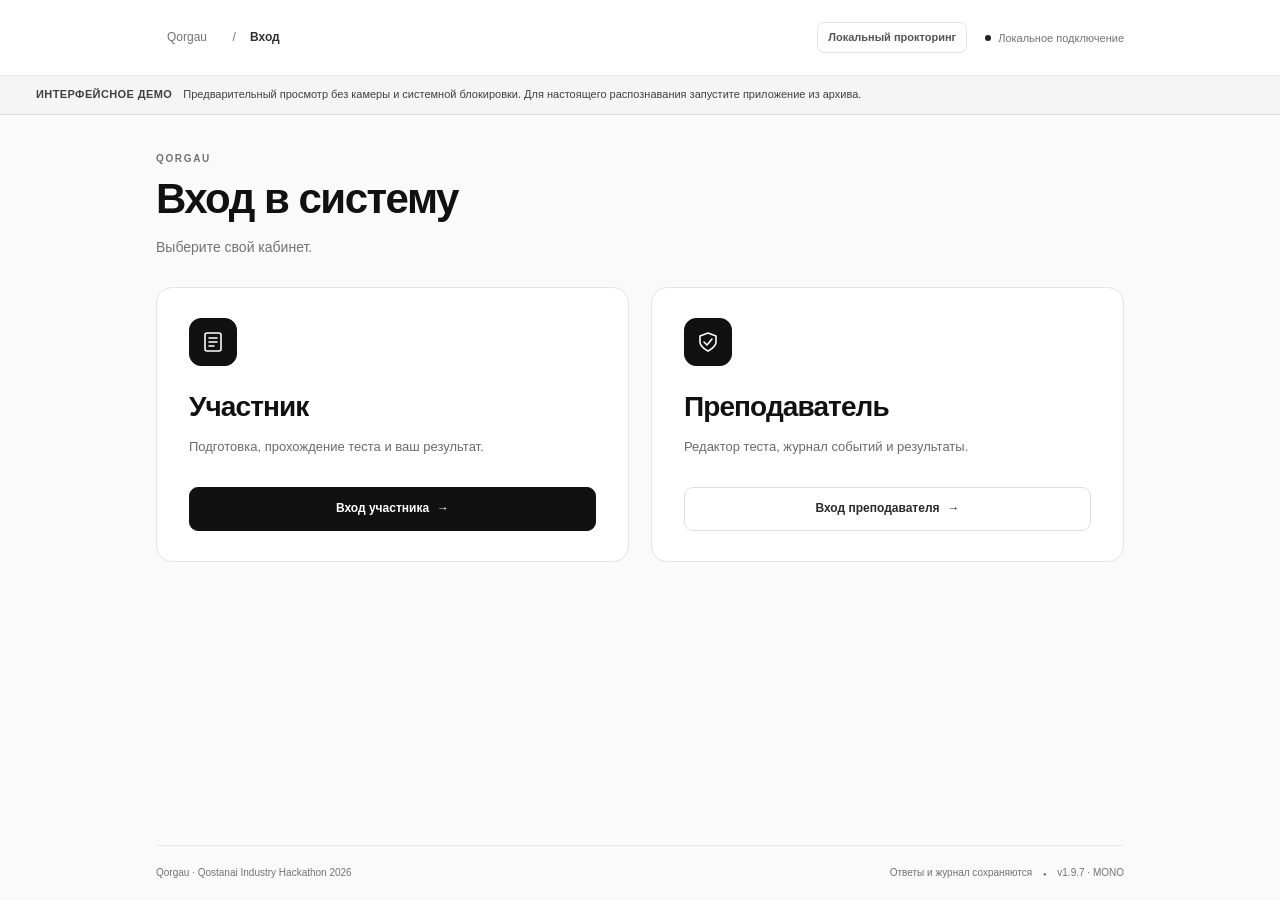
<file: Qorgau-Preview.html>
<!doctype html>
<html lang="ru">
<head>
  <meta charset="utf-8">
  <meta name="viewport" content="width=device-width, initial-scale=1">
  <meta name="qorgau-token" content="preview">
  <meta name="theme-color" content="#ffffff">
  <title>Qorgau — локальный прокторинг</title>
  <style>/* Qorgau · strictly monochrome UI, including alerts and status states. */
:root {
  --bg: #fafafa;
  color-scheme: light;
  accent-color: #111;
  --paper: #fff;
  --ink: #111;
  --muted: #737373;
  --line: #e8e8e8;
  --green: #171717;
  --dark: #111;
  --lime: #fff;
  --soft: #f5f5f5;
  --red: #404040;
  --amber: #404040;
  --radius: 16px;
  --side: 248px;
  font-family: Inter, "Segoe UI", Arial, sans-serif;
  color: var(--ink);
  font-size: 14px;
  font-synthesis: none;
  -webkit-font-smoothing: antialiased;
}
* { box-sizing: border-box; }
::selection { background: #171717; color: #fff; }
[hidden] { display: none !important; }
html { min-width: 0; scroll-padding-top: 16px; }
body { margin: 0; min-width: 0; background: var(--bg); overflow-wrap: anywhere; }
button, input, select, textarea { font: inherit; }
button, a, input, select, textarea { -webkit-tap-highlight-color: transparent; }
button { cursor: pointer; border: 0; }
a { color: inherit; text-decoration: none; }
button:disabled { opacity: .42; cursor: not-allowed; }
button:focus-visible, a:focus-visible, input:focus-visible,
select:focus-visible, textarea:focus-visible { outline: 2px solid #111; outline-offset: 4px; }
input, select, textarea { width: 100%; min-width: 0; padding: 12px 14px; border: 1px solid #d9d9d9; border-radius: 9px; background: #fff; color: var(--ink); }
input:hover, select:hover, textarea:hover { border-color: #aaa; }
input[type=checkbox] { width: 18px; height: 18px; accent-color: #111; flex-shrink: 0; }
textarea { min-height: 90px; resize: vertical; }
h1, h2, h3, p { margin: 0; }
h1 { font-size: 34px; letter-spacing: -1.25px; font-weight: 750; line-height: 1.15; }
h2 { font-size: 18px; letter-spacing: -.4px; font-weight: 650; }
h3 { font-size: 15px; font-weight: 650; }
svg { width: 20px; height: 20px; flex-shrink: 0; }

/* Persistent navigation */
.sidebar { position: fixed; inset: 0 auto 0 0; width: var(--side); height: 100vh; height: 100dvh; background: #fff; border-right: 1px solid var(--line); padding: 25px 18px 18px; display: flex; flex-direction: column; z-index: 10; overflow-y: auto; overscroll-behavior: contain; }
.brand { display: flex; align-items: center; gap: 10px; font-size: 29px; letter-spacing: -1.5px; font-weight: 750; padding: 0 9px; min-height: 40px; }
.brand-mark { width: 35px; height: 35px; display: grid; place-items: center; border-radius: 10px; background: #111; color: #fff; font-size: 28px; line-height: 1; padding-bottom: 5px; font-family: Georgia, serif; }
.brand-copy { display: flex; flex-direction: column; gap: 4px; }
.brand-caption { font-family: "Segoe UI", Arial, sans-serif; font-size: 8px; letter-spacing: 1.1px; font-weight: 600; color: #737373; }
.brand-dot { color: #111; }
.workspace { margin: 32px 0 30px; display: flex; align-items: center; gap: 10px; padding: 12px 10px; border: 1px solid var(--line); border-radius: 10px; }
.workspace-icon { width: 34px; height: 34px; background: #f2f2f2; border-radius: 8px; display: grid; place-items: center; font-size: 11px; font-weight: 700; flex-shrink: 0; }
.workspace strong { font-size: 12px; font-weight: 650; }
.workspace small { display: block; margin-top: 4px; font-size: 10px; color: var(--muted); }
.chev { margin-left: auto; color: #737373; }
.nav-label { font-size: 10px; letter-spacing: 1.1px; font-weight: 600; color: #737373; padding: 0 12px; margin-bottom: 14px; }
nav { display: flex; flex-direction: column; gap: 6px; }
.nav-item { display: flex; gap: 12px; align-items: center; position: relative; border: 1px solid transparent; border-radius: 9px; padding: 13px 12px; min-height: 46px; color: #606060; font-size: 13px; font-weight: 500; transition: background .15s, color .15s, border-color .15s; }
.nav-item svg { width: 20px; height: 20px; stroke-width: 1.7; }
.nav-item:hover { background: #f7f7f7; color: #111; }
.nav-item.active { background: #fff; border-color: #efefef; color: #111; box-shadow: 0 2px 3px #00000002; }
.nav-item.active::before { content: ""; position: absolute; left: -1px; top: 10px; bottom: 10px; width: 3px; border-radius: 0 3px 3px 0; background: #111; }
.nav-item .count { margin-left: auto; font-size: 10px; line-height: 1; background: #f0f0f0; padding: 5px 6px; border-radius: 5px; }
.side-bottom { margin-top: auto; padding-top: 24px; }
.local-card { border: 1px solid var(--line); border-radius: 12px; padding: 16px 14px; background: #fff; }
.local-card .dot { margin-right: 6px; }
.local-card strong { font-size: 11px; font-weight: 600; }
.local-card p { font-size: 11px; line-height: 1.65; color: #737373; margin: 8px 0 11px; }
.tiny-pill { font-size: 9px; letter-spacing: 1.3px; font-weight: 650; color: #535353; }
.teacher { display: flex; align-items: center; gap: 10px; text-align: left; width: 100%; background: none; padding: 21px 4px 2px; color: var(--ink); }
.teacher strong { font-size: 12px; font-weight: 650; }
.teacher small { display: block; margin-top: 4px; font-size: 11px; color: var(--muted); }
.teacher > span:last-child { margin-left: auto; }
.avatar { width: 36px; height: 36px; border-radius: 50%; display: grid; place-items: center; background: #f1f1f1; color: #222; font-weight: 650; font-size: 12px; flex-shrink: 0; }
.avatar.small { width: 32px; height: 32px; font-size: 11px; }
.app-shell { margin-left: var(--side); min-width: 0; min-height: 100vh; min-height: 100dvh; display: flex; flex-direction: column; }
.topbar { min-height: 76px; display: flex; align-items: center; justify-content: space-between; flex-wrap: wrap; gap: 10px 20px; padding: 12px 36px; border-bottom: 1px solid var(--line); background: #fff; }
.breadcrumbs { min-width: 0; font-size: 12px; line-height: 1.6; color: #737373; }
.breadcrumbs span { margin: 0 11px; color: #737373; }
.breadcrumbs b { font-weight: 550; color: #303030; }
.top-actions { display: flex; flex-wrap: wrap; gap: 10px 18px; align-items: center; min-width: 0; }
.window-controls { display: flex; align-items: center; gap: 6px; flex-shrink: 0; }
.window-controls .icon-btn { width: 34px; height: 34px; border-radius: 7px; font-size: 18px; }
.connection { font-size: 11px; color: #737373; display: flex; align-items: center; gap: 7px; white-space: nowrap; }
.dot { width: 6px; height: 6px; display: inline-block; border-radius: 50%; background: #222; flex-shrink: 0; }
.icon-btn { display: grid; place-items: center; width: 31px; height: 31px; border: 1px solid #e0e0e0; border-radius: 50%; background: #fff; color: #525252; font-size: 13px; }
.icon-btn:hover { border-color: #999; color: #111; }
.teacher-mobile { display: none; align-items: center; gap: 7px; border: 1px solid #dfdfdf; border-radius: 8px; background: #fff; color: #222; padding: 8px 10px; font-size: 11px; }
.teacher-mobile.icon-btn { padding: 0; width: 36px; height: 36px; }
.teacher-mobile svg { width: 16px; height: 16px; }
.mode-banner { padding: 10px 36px; background: #f5f5f5; border-bottom: 1px solid #dcdcdc; color: #404040; font-size: 11px; line-height: 1.6; }
.mode-banner strong { letter-spacing: .4px; margin-right: 8px; }
main { padding: 32px 36px 22px; max-width: 1640px; width: 100%; margin: 0 auto; flex: 1; min-width: 0; }
.page-heading { display: flex; justify-content: space-between; align-items: center; flex-wrap: wrap; gap: 16px 22px; margin-bottom: 26px; }
.page-heading > div { min-width: 0; }
.eyebrow { font-size: 10px; letter-spacing: 1.65px; color: #737373; font-weight: 600; margin-bottom: 11px; }
.subtitle { color: #737373; font-size: 13px; line-height: 1.65; margin-top: 12px; }
.overview-heading { position: relative; padding: 12px 0 25px; margin-bottom: 25px; border-bottom: 1px solid var(--line); align-items: flex-end; }
.overview-heading h1 { font-size: clamp(34px, 3.25vw, 51px); font-weight: 800; line-height: 1.06; letter-spacing: -1.8px; }
.overview-heading h1 span { display: block; }
.overview-heading .subtitle { max-width: 600px; margin-top: 18px; font-size: 14px; }
.overview-heading .header-actions { flex-shrink: 0; padding-bottom: 3px; }
.hero-aside { display: flex; flex-direction: column; align-items: flex-end; gap: 18px; padding-bottom: 3px; flex-shrink: 0; }
.hero-aside svg { width: 16px; height: 16px; }
.heading-index { display: inline-block; margin-right: 9px; font-size: 10px; letter-spacing: 1.4px; color: #737373; font-weight: 600; }
.header-actions { display: flex; align-items: center; flex-wrap: wrap; gap: 10px; max-width: 100%; }
.button-row { display: flex; align-items: center; gap: 10px; flex-wrap: wrap; }
.btn { display: inline-flex; align-items: center; justify-content: center; gap: 8px; border: 1px solid transparent; border-radius: 9px; padding: 12px 16px; font-size: 12px; line-height: 1.4; font-weight: 600; min-height: 42px; max-width: 100%; text-align: center; transition: background .15s, border-color .15s, box-shadow .15s; }
.btn:hover:not(:disabled) { box-shadow: 0 3px 9px #0000000a; }
.btn svg { width: 16px; height: 16px; }
.btn.primary, .btn.lime { background: #111; color: #fff; border-color: #111; }
.btn.primary:hover:not(:disabled), .btn.lime:hover:not(:disabled) { background: #333; border-color: #333; }
.btn.secondary { background: #fff; border-color: #dedede; color: #292929; }
.btn.secondary:hover:not(:disabled) { border-color: #aaa; background: #fafafa; }
.btn.ghost { background: #f3f3f3; color: #4e4e4e; }
.btn.danger { background: #f5f5f5; color: #404040; border-color: #dcdcdc; }
.btn.wide { width: 100%; }
.btn.small { padding: 7px 10px; min-height: 31px; font-size: 11px; }
.status-tag { display: inline-flex; align-items: center; gap: 6px; max-width: 100%; padding: 6px 9px; border: 1px solid #e7e7e7; border-radius: 6px; font-size: 10px; line-height: 1.35; background: #f8f8f8; color: #606060; }
.status-tag.warm { background: #f5f5f5; border-color: #dcdcdc; color: #404040; }
.status-tag.red { background: #f5f5f5; border-color: #dcdcdc; color: #404040; }

/* Overview: numerical summary, camera and exam */
.stats-grid { display: grid; grid-template-columns: repeat(4, minmax(0, 1fr)); gap: 14px; margin-bottom: 23px; }
.stat-card { background: #fff; border: 1px solid var(--line); border-radius: 12px; padding: 19px 20px; min-width: 0; }
.stat-top { display: flex; align-items: center; justify-content: space-between; gap: 7px; font-size: 12px; color: #6e6e6e; }
.stat-icon { width: 30px; height: 30px; border: 1px solid #efefef; border-radius: 8px; background: #fff; display: grid; place-items: center; color: #555; flex-shrink: 0; }
.stat-icon svg { width: 16px; height: 16px; }
.stat-value { font-size: 32px; font-weight: 600; font-variant-numeric: tabular-nums; letter-spacing: -1.2px; line-height: 1.1; margin: 13px 0 10px; }
.stat-value-text { font-size: 23px; letter-spacing: -.65px; line-height: 1.28; }
.stat-total { font-size: 14px; color: #737373; font-weight: 400; letter-spacing: 0; }
.stat-sub { font-size: 11px; color: #737373; line-height: 1.45; }
.stat-sub span { color: #494949; }
.main-grid { display: grid; grid-template-columns: minmax(0, 1.5fr) minmax(280px, 1fr); gap: 20px; align-items: start; margin-bottom: 22px; }
.session-column { display: grid; gap: 20px; align-content: start; min-width: 0; }
.recent-panel { grid-column: 1 / -1; }
.panel { background: #fff; border: 1px solid var(--line); border-radius: var(--radius); overflow: hidden; min-width: 0; }
.panel-head { display: flex; align-items: center; justify-content: space-between; flex-wrap: wrap; padding: 20px 22px; gap: 12px; }
.panel-head h2 { font-size: 15px; }
.panel-head .muted { font-size: 11px; }
.panel-head > svg { color: #666; width: 18px; height: 18px; }
.muted { color: #737373; }
.camera-wrap { margin: 0 20px; position: relative; overflow: hidden; border-radius: 10px; aspect-ratio: 16 / 9; max-height: 380px; background: #f2f2f2; border: 1px solid #eee; }
.camera-wrap .camera-img { width: 100%; height: 100%; object-fit: contain; display: block; background: #141414; }
.camera-wrap .camera-img.hidden { display: none; }
.camera-placeholder { height: 100%; position: relative; background: #f3f3f3; display: grid; place-items: center; }
.camera-placeholder svg.scene { width: 100%; height: 100%; position: absolute; inset: 0; }
.camera-corner { position: absolute; z-index: 2; bottom: 43px; left: 13px; font-size: 9px; color: #fff; background: #111111a6; border: 1px solid #ffffff30; padding: 6px 9px; border-radius: 6px; letter-spacing: .5px; }
.camera-corner .dot { background: #fff; margin-right: 5px; }
.camera-overlay { position: absolute; right: 13px; top: 13px; color: #fff; z-index: 2; font-size: 10px; background: #11111199; border-radius: 5px; padding: 6px 8px; max-width: calc(100% - 28px); }
.camera-bottom-label { position: absolute; bottom: 12px; left: 14px; font-size: 10px; color: #fff; z-index: 3; background: #111111a6; padding: 6px 9px; border-radius: 5px; }
.camera-controls { display: flex; align-items: center; justify-content: space-between; padding: 17px 20px; gap: 10px; flex-wrap: wrap; }
.camera-hint { font-size: 11px; color: #737373; line-height: 1.6; }
.camera-hint b { color: #333; font-weight: 550; }
.camera-error { padding: 0 20px 16px; font-size: 12px; line-height: 1.6; color: #404040; }
.camera-off { display: flex; align-items: center; justify-content: center; flex-direction: column; gap: 11px; padding: 32px 18px; color: #737373; text-align: center; }
.camera-off svg { width: 36px; height: 36px; stroke-width: 1.25; color: #737373; }
.camera-off strong { font-size: 15px; color: #494949; font-weight: 550; }
.camera-off span { font-size: 12px; line-height: 1.6; max-width: 290px; }
.session-card { background: #171717; border-color: #171717; color: #fff; position: relative; }
.session-card .panel-head { padding-bottom: 11px; }
.session-card .status-tag { background: #ffffff0b; border-color: #ffffff26; color: #d0d0d0; }
.session-card .btn.lime { background: #fff; border-color: #fff; color: #171717; }
.session-card .btn.lime:hover:not(:disabled) { background: #ededed; border-color: #ededed; }
.session-body { padding: 12px 24px 24px; }
.session-kicker { font-size: 10px; color: #bdbdbd; letter-spacing: 1.4px; font-weight: 550; }
.session-name { font-size: 27px; font-weight: 650; line-height: 1.23; margin: 14px 0 11px; letter-spacing: -.8px; max-width: 330px; overflow-wrap: anywhere; }
.session-desc { font-size: 12px; color: #bdbdbd; line-height: 1.7; max-width: 350px; }
.session-divider { height: 1px; background: #ffffff26; margin: 23px 0 15px; }
.detail-row { display: flex; align-items: center; justify-content: space-between; font-size: 12px; padding: 8px 0; gap: 10px; }
.detail-row span:first-child { color: #bdbdbd; }
.detail-row b { font-size: 12px; font-weight: 550; text-align: right; }
.session-body .btn { margin-top: 20px; }
.arrow-long { margin-left: auto; font-size: 20px; font-weight: 400; }
.session-foot { font-size: 10px; line-height: 1.5; color: #bdbdbd; text-align: center; margin-top: 11px; }
.lower-grid { display: grid; grid-template-columns: minmax(0, 1.7fr) minmax(270px, 1fr); gap: 20px; margin-bottom: 22px; }
.checks { padding: 0 21px 18px; }
.check { display: flex; align-items: center; gap: 11px; padding: 13px 0; border-bottom: 1px solid #efefef; }
.check:last-child { border: 0; }
.check-circle { width: 28px; height: 28px; flex-shrink: 0; display: grid; place-items: center; border: 1px solid #e7e7e7; border-radius: 50%; background: #fafafa; color: #555; font-size: 12px; }
.check strong { display: block; font-size: 12px; font-weight: 550; }
.check small { display: block; color: #737373; font-size: 11px; line-height: 1.5; margin-top: 3px; }
.check-state { margin-left: auto; max-width: 42%; font-size: 10px; color: #737373; text-align: right; flex-shrink: 0; }
.overview-title-end { font-size: 11px; color: #737373; display: flex; align-items: center; gap: 8px; }
.overview-title-end svg { width: 16px; height: 16px; }

/* Journal, reports and feedback */
.events-table { width: 100%; border-collapse: collapse; table-layout: auto; }
.events-table th { font-size: 10px; text-transform: uppercase; letter-spacing: .8px; text-align: left; font-weight: 550; color: #737373; background: #fbfbfb; padding: 12px 20px; border-top: 1px solid #efefef; border-bottom: 1px solid #efefef; }
.events-table td { padding: 15px 20px; border-bottom: 1px solid #efefef; font-size: 12px; color: #737373; line-height: 1.6; }
.events-table tr:last-child td { border-bottom: 0; }
.event-title { display: flex; align-items: center; gap: 9px; color: #383838; font-weight: 550; }
.event-dot { width: 6px; height: 6px; border-radius: 50%; background: #404040; flex-shrink: 0; }
.event-dot.high { background: #404040; }
.event-dot.technical { background: #929292; }
.table-empty { text-align: center; padding: 34px 20px; color: #737373; line-height: 1.8; font-size: 12px; }
.table-empty svg { width: 30px; height: 30px; display: block; margin: 0 auto 13px; stroke-width: 1.2; color: #737373; }
.table-scroll { width: 100%; max-width: 100%; overflow: auto; }
.filters { display: flex; gap: 8px; flex-wrap: wrap; margin-bottom: 20px; }
.filter { border: 1px solid #e1e1e1; background: #fff; color: #737373; padding: 9px 14px; border-radius: 8px; font-size: 12px; }
.filter.active { color: #fff; background: #111; border-color: #111; }
.review-actions { display: flex; gap: 6px; flex-wrap: wrap; }
.review-badge { font-size: 10px; display: inline-block; padding: 4px 8px; border-radius: 5px; background: #f5f5f5; color: #404040; }
.review-badge.confirmed { background: #f5f5f5; color: #404040; }
.review-badge.dismissed { background: #f0f0f0; color: #737373; }
.report-grid { display: grid; grid-template-columns: repeat(3, minmax(0, 1fr)); gap: 18px; }
.report-card { padding: 24px; }
.report-card h3 { margin: 15px 0 7px; }
.report-card p { color: #737373; font-size: 12px; line-height: 1.7; }
.report-card .button-row { margin-top: 22px; }
.report-score { font-size: 32px; font-weight: 550; margin-top: 22px; letter-spacing: -1px; }
.report-score small { font-size: 13px; color: #737373; letter-spacing: 0; font-weight: 400; }
.report-detail-head { padding: 24px; border-bottom: 1px solid var(--line); display: flex; justify-content: space-between; gap: 18px; flex-wrap: wrap; }
.report-detail-head p { color: #737373; font-size: 12px; line-height: 1.7; margin-top: 7px; }
.empty-state { padding: 60px 24px; text-align: center; }
.empty-icon { width: 58px; height: 58px; border: 1px solid var(--line); border-radius: 16px; background: #fafafa; display: grid; place-items: center; margin: 0 auto 19px; color: #737373; }
.empty-icon svg { width: 26px; height: 26px; }
.empty-state h2 { margin-bottom: 10px; }
.empty-state p { color: #737373; max-width: 440px; margin: 0 auto; line-height: 1.8; font-size: 13px; }
.empty-state .btn { margin-top: 22px; }
.demo-toolbar { margin-top: 20px; padding: 17px 20px; background: #f7f7f7; border: 1px dashed #d9d9d9; border-radius: 12px; display: flex; align-items: center; gap: 10px; flex-wrap: wrap; }
.demo-toolbar strong { font-size: 11px; color: #737373; margin-right: auto; }
.demo-toolbar .btn { background: #fff; border: 1px solid #dedede; font-size: 10px; color: #737373; padding: 8px 10px; min-height: 32px; }
.help-note { display: flex; gap: 12px; align-items: flex-start; padding: 17px 20px; background: #f3f3f3; border-radius: 10px; font-size: 12px; color: #737373; line-height: 1.8; margin-top: 19px; }
.help-note svg { width: 17px; height: 17px; flex-shrink: 0; margin-top: 2px; }
.footer { display: flex; justify-content: space-between; gap: 15px; margin: 14px 36px 0; padding: 19px 0; border-top: 1px solid var(--line); font-size: 10px; color: #737373; line-height: 1.6; }
.footer-dot { font-size: 6px; margin: 0 8px; color: #737373; }

/* Focused exam workspace */
.exam-layout { display: grid; grid-template-columns: minmax(0, 1fr) 280px; gap: 20px; align-items: start; }
.question-panel { padding: 28px; }
.question-meta { font-size: 12px; color: #737373; display: flex; flex-wrap: wrap; justify-content: space-between; gap: 8px 12px; margin-bottom: 25px; }
.question-text { font-size: 24px; line-height: 1.45; letter-spacing: -.45px; font-weight: 550; max-width: 700px; margin-bottom: 25px; overflow-wrap: anywhere; }
.options { display: flex; flex-direction: column; gap: 11px; }
.option { display: flex; align-items: center; gap: 14px; text-align: left; padding: 15px 17px; border: 1px solid #e5e5e5; border-radius: 10px; color: #686868; background: #fff; font-size: 14px; line-height: 1.5; transition: border-color .15s, background .15s; }
.option:hover { border-color: #aaa; background: #fdfdfd; }
.option.selected { border-color: #222; background: #f6f6f6; color: #111; }
.option-letter { width: 30px; height: 30px; flex-shrink: 0; background: #f4f4f4; border-radius: 7px; display: grid; place-items: center; font-size: 11px; color: #737373; }
.selected .option-letter { background: #111; color: #fff; }
.question-footer { display: flex; flex-wrap: wrap; justify-content: space-between; align-items: center; margin-top: 28px; padding-top: 20px; border-top: 1px solid var(--line); gap: 12px; }
.question-grid { display: grid; grid-template-columns: repeat(4, minmax(0, 1fr)); gap: 8px; padding: 0 21px 22px; }
.qnum { border: 1px solid #e3e3e3; color: #737373; background: #fff; height: 38px; border-radius: 7px; font-size: 12px; }
.qnum.answered { background: #f2f2f2; color: #444; border-color: #d8d8d8; }
.qnum.current { background: #111; color: #fff; border-color: #111; }
.timer { font-size: 38px; text-align: center; font-variant-numeric: tabular-nums; letter-spacing: .5px; font-weight: 550; margin: 0 0 8px; }
.timer-label { text-align: center; font-size: 11px; color: #737373; margin-bottom: 23px; }
.progress-track { background: #eee; height: 4px; border-radius: 8px; overflow: hidden; margin: 0 21px 18px; }
.progress-fill { height: 100%; background: #222; transition: width .3s; }
.exam-mini-camera { margin: 20px; aspect-ratio: 1.5; background: #f2f2f2; border-radius: 9px; display: grid; place-items: center; overflow: hidden; }
.exam-mini-camera img { width: 100%; height: 100%; object-fit: contain; background: #141414; }
.exam-mini-camera span { font-size: 11px; color: #737373; }
.exam-controls { display: flex; gap: 9px; flex-wrap: wrap; justify-content: flex-end; }
.exam-locked { --side: 0px; }
.exam-locked .sidebar { display: none; }
.exam-locked .app-shell { margin-left: 0; }
.exam-locked .footer { margin-bottom: 0; }
.exam-locked .sidebar .teacher, .exam-locked #help-button, .exam-locked #teacher-top,
.exam-locked .workspace, .exam-locked .nav-label { display: none; }
.exam-locked .sidebar .brand { pointer-events: none; }
.exam-locked .sidebar nav { margin-top: 34px; }
.exam-locked .nav-item { cursor: default; }
.exam-locked .page-heading { position: sticky; top: 0; z-index: 8; align-items: center; padding: 12px 0; background: var(--bg); border-bottom: 1px solid var(--line); }
.exam-locked .page-heading h1 { font-size: clamp(23px, 2.4vw, 32px); }
.exam-locked .header-actions { flex-wrap: wrap; justify-content: flex-end; }
.exam-locked .nav-item[data-view=exam] { display: flex; }
.exam-locked .side-bottom .local-card p::after { content: " Для аварийного выхода: Ctrl + Shift + Q."; }
.header-in-session { display: flex; align-items: center; gap: 7px; font-variant-numeric: tabular-nums; color: #404040; font-size: 12px; }
.save-state { font-size: 11px; color: #737373; display: flex; align-items: center; gap: 6px; }
.save-state svg { width: 13px; height: 13px; }
.exam-guard-status { font-size: 10px; color: #737373; line-height: 1.7; margin: 0 20px 14px; padding: 9px 11px; border-radius: 7px; background: #f4f4f4; }
.exam-guard-status.guard-warning { color: #404040; background: #f5f5f5; }

/* Settings, help and instructor editor */
.setting-grid { display: grid; grid-template-columns: minmax(0, 1fr) minmax(0, 1fr); gap: 20px; }
.setting-panel { padding: 26px; }
.setting-panel h2 { margin-bottom: 12px; }
.setting-panel p { font-size: 13px; color: #737373; line-height: 1.85; }
.setting-row { display: flex; gap: 15px; align-items: center; justify-content: space-between; padding: 17px 0; border-bottom: 1px solid var(--line); font-size: 12px; }
.setting-row:last-child { border: 0; }
.setting-row b { font-weight: 500; color: #737373; font-size: 11px; text-align: right; line-height: 1.6; }
.feature-list { list-style: none; margin: 19px 0 0; padding: 0; }
.feature-list li { padding: 10px 0; font-size: 13px; line-height: 1.75; display: flex; gap: 12px; color: #737373; }
.feature-list .step { background: #f1f1f1; width: 26px; height: 26px; flex-shrink: 0; border-radius: 7px; display: grid; place-items: center; font-size: 10px; color: #737373; }
.field { display: block; margin: 17px 0; font-size: 12px; font-weight: 550; }
.field > span { display: block; margin-bottom: 8px; }
.field small { display: block; font-size: 11px; color: #737373; font-weight: 400; line-height: 1.6; margin-top: 6px; }
.check-label { display: flex; gap: 10px; align-items: flex-start; font-size: 12px; font-weight: 400; line-height: 1.75; margin: 16px 0; color: #737373; }
.check-label input { margin: 2px 0; }
.two-cols { display: grid; grid-template-columns: minmax(0, 1fr) minmax(0, 1fr); gap: 14px; }
.exam-editor { grid-column: 1 / -1; }
.editor-heading { display: flex; align-items: flex-start; justify-content: space-between; gap: 20px; }
.editor-heading p { max-width: 690px; }
.exam-editor > .btn { margin-top: 20px; }
.exam-editor fieldset { border: 0; padding: 0; margin: 0; min-width: 0; }
.editor-meta { display: grid; grid-template-columns: minmax(0, 1fr) 160px 190px; gap: 20px; }
.editor-questions { display: grid; gap: 18px; }
.editor-question { border: 1px solid var(--line); padding: 22px; border-radius: 12px; background: #fafafa; }
.editor-question-head { display: flex; justify-content: space-between; gap: 15px; align-items: center; }
.editor-question textarea { min-height: 75px; }
.editor-options { display: grid; grid-template-columns: minmax(0, 1fr) minmax(0, 1fr); gap: 12px; margin: 8px 0 12px; }
.editor-option { display: flex; align-items: center; gap: 10px; min-width: 0; }
.editor-option input { min-width: 0; }
.correct-choice { display: flex; align-items: center; gap: 7px; font-size: 12px; color: #666; flex-shrink: 0; cursor: pointer; }
.correct-choice input[type=radio] { width: 18px; height: 18px; margin: 0; padding: 0; accent-color: #111; }
.editor-question > small { font-size: 11px; line-height: 1.7; color: #737373; }
.editor-tools { display: flex; gap: 10px; align-items: center; flex-wrap: wrap; margin-top: 20px; }
.editor-save { display: flex; align-items: center; justify-content: space-between; gap: 20px; border-top: 1px solid var(--line); padding-top: 20px; margin-top: 20px; }
.editor-save > span { font-size: 12px; color: #737373; line-height: 1.7; max-width: 480px; }
.editor-save .btn { flex-shrink: 0; }
.exam-editor input:read-only { background: #f4f4f4; }
.gaze-policy { margin: 18px 0; padding: 14px 16px; background: #f7f7f7; border: 1px solid #e5e5e5; border-radius: 9px; }
.gaze-policy strong { font-size: 12px; color: #444; }
.gaze-policy p { font-size: 11px; line-height: 1.8; color: #737373; margin-top: 5px; }
.phone-policy { display: flex; align-items: flex-start; gap: 11px; border: 1px solid #dcdcdc; background: #f5f5f5; color: #404040; border-radius: 9px; padding: 15px; font-size: 12px; line-height: 1.75; margin: 18px 0; }
.phone-policy svg { width: 20px; height: 20px; margin-top: 2px; }
.kbd { border: 1px solid #dedede; background: #f7f7f7; border-radius: 5px; padding: 4px 7px; font-size: 11px; white-space: nowrap; }
.inline-code { font-size: 12px; background: #f0f0f0; padding: 3px 7px; border-radius: 5px; overflow-wrap: anywhere; }
.license-text { font-size: 11px; line-height: 1.8; color: #737373; }
.attention-text { font-size: 12px; line-height: 1.85; color: #737373; }
.text-link { color: #333; border: 0; background: none; font-size: 11px; padding: 4px; cursor: pointer; text-decoration: underline; text-decoration-color: #ccc; text-underline-offset: 4px; }
.switch-line { font-size: 11px; color: #737373; line-height: 1.8; margin-top: 17px; }

/* Dialogs and result states */
dialog { border: 1px solid #e0e0e0; border-radius: 16px; box-shadow: 0 24px 100px #00000029; padding: 0; width: 540px; max-width: calc(100vw - 32px); max-height: calc(100vh - 32px); max-height: calc(100dvh - 32px); overflow-y: auto; overscroll-behavior: contain; color: var(--ink); background: #fff; }
dialog::backdrop { background: #11111166; backdrop-filter: blur(4px); }
.modal-body { padding: 30px; }
.modal-header { display: flex; justify-content: space-between; align-items: flex-start; gap: 15px; margin-bottom: 14px; }
.modal-header h2 { font-size: 23px; letter-spacing: -.6px; }
.modal-header p { font-size: 12px; color: #737373; line-height: 1.7; margin-top: 9px; }
.close-btn { display: grid; place-items: center; background: #f3f3f3; color: #737373; border-radius: 50%; width: 29px; height: 29px; flex-shrink: 0; font-size: 18px; }
.modal-error { color: #404040; font-size: 12px; line-height: 1.6; margin: 12px 0; }
.form-submit-error { color: #404040; font-size: 12px; margin-bottom: 12px; }
.modal-body .button-row { margin-top: 24px; }
.toast { position: fixed; bottom: 26px; left: calc(50% + var(--side)/2); transform: translate(-50%, 20px); background: #191919; color: #fff; box-shadow: 0 10px 30px #00000024; border: 1px solid #333; padding: 14px 22px; border-radius: 10px; font-size: 12px; line-height: 1.6; z-index: 100; opacity: 0; pointer-events: none; transition: .2s; max-width: min(580px, 90vw); }
.toast.show { transform: translate(-50%, 0); opacity: 1; }
.result-panel { padding: 48px 30px; text-align: center; }
.result-circle { width: 120px; height: 120px; border-radius: 50%; border: 5px solid #e5e5e5; display: flex; align-items: center; justify-content: center; margin: 0 auto 24px; font-size: 36px; color: #222; font-weight: 550; }
.result-circle small { font-size: 16px; margin-left: 5px; color: #737373; font-weight: 400; }
.result-panel h2 { font-size: 26px; }
.result-panel p { font-size: 13px; line-height: 1.85; color: #737373; max-width: 470px; margin: 14px auto 22px; }
.result-panel .button-row { justify-content: center; }
.stopped-panel { border-color: #dcdcdc; }
.stop-icon { width: 72px; height: 72px; display: grid; place-items: center; border-radius: 20px; background: #f5f5f5; color: #404040; margin: 0 auto 20px; }
.stop-icon svg { width: 32px; height: 32px; }
.stopped-panel h2 { margin-top: 20px; color: #404040; }
.stopped-panel p { max-width: 540px; color: #404040; }
.stopped-facts { display: grid; grid-template-columns: minmax(0, 1fr) auto; gap: 15px; text-align: left; max-width: 470px; padding: 20px; border: 1px solid #dcdcdc; border-radius: 10px; margin: 24px auto; font-size: 12px; color: #404040; }
.stopped-facts b { font-weight: 550; color: #404040; }
.stopped-panel .stop-footnote { font-size: 12px; color: #404040; margin-top: 25px; }
.stopped-panel .status-tag { font-size: 11px; }
.termination-text { color: #404040; font-weight: 550; font-size: 12px; margin-top: 12px; }
.screenshot-view { width: 100%; border-radius: 10px; margin: 15px 0; }
.skeleton { opacity: .5; }
.mobile-brand { display: none; }
.close-flag { position: absolute; right: 10px; bottom: 10px; }

/* Observations: neutral by default, amber only for an actual attention state. */
.phone-pose, .observed-objects, .gaze-observation { margin: 0 20px 20px; padding: 14px; border: 1px solid #e7e7e7; border-radius: 10px; background: #fafafa; color: #737373; }
.phone-pose { display: flex; align-items: flex-start; gap: 11px; }
.phone-pose-icon { display: grid; place-items: center; flex-shrink: 0; width: 24px; height: 27px; color: #737373; }
.phone-pose-icon svg { width: 19px; height: 23px; }
.phone-pose strong { font-size: 12px; color: #4b4b4b; font-weight: 600; }
.phone-pose p { font-size: 11px; line-height: 1.7; margin-top: 5px; }
.phone-pose.attention { background: #f5f5f5; border-color: #dcdcdc; color: #404040; }
.phone-pose.attention strong { color: #404040; }
.phone-pose.attention .phone-pose-icon { color: #404040; }
.phone-pose-content { min-width: 0; }
.phone-stages { list-style: none; display: flex; flex-wrap: wrap; gap: 6px; padding: 0; margin: 11px 0 4px; }
.phone-stages li { font-size: 10px; padding: 4px 7px; border: 1px solid #e0e0e0; border-radius: 5px; color: #737373; background: #fff; }
.phone-stages li.observed { color: #444; background: #ededed; border-color: #d3d3d3; }
.phone-stages li.current { font-weight: 600; color: #404040; background: #dcdcdc; border-color: #dcdcdc; }
.phone-pose .pose-limit { font-size: 10px; line-height: 1.7; color: #404040; margin-top: 9px; }
.observed-heading { display: flex; justify-content: space-between; align-items: baseline; gap: 10px; }
.observed-heading strong { font-size: 12px; font-weight: 600; color: #4b4b4b; }
.observed-heading > span { font-size: 10px; color: #737373; }
.observed-objects p { font-size: 11px; line-height: 1.7; margin-top: 9px; color: #737373; }
.object-chips { display: flex; flex-wrap: wrap; gap: 7px; list-style: none; margin: 10px 0 0; padding: 0; }
.object-chips:empty { display: none; }
.object-chip { display: flex; flex-direction: column; gap: 4px; border: 1px solid #e2e2e2; border-radius: 7px; background: #f3f3f3; padding: 8px 10px; max-width: 100%; }
.object-chip > span { font-size: 11px; font-weight: 550; color: #5c5c5c; }
.object-chip small { font-size: 10px; line-height: 1.5; color: #737373; }
.object-chip.estimated { background: #f5f5f5; border-color: #dcdcdc; }
.object-chip.estimated > span { color: #404040; }
.observed-objects .objects-notice { font-size: 10px; margin-top: 12px; color: #737373; }
.observation-panel { margin-top: 18px; }
.pose-reasons { list-style: none; display: flex; flex-wrap: wrap; gap: 4px 10px; padding: 0; margin: 8px 0 0; }
.pose-reasons li { font-size: 10px; line-height: 1.6; color: #737373; }
.pose-reasons li::before { content: "• "; color: #737373; }
.gaze-observation .observed-heading { align-items: flex-start; }
.gaze-observation .observed-heading strong { display: flex; align-items: center; gap: 7px; }
.gaze-observation .observed-heading svg { width: 16px; height: 16px; }
.gaze-observation .observed-heading > span { text-align: right; line-height: 1.5; }
.gaze-status { display: flex; align-items: baseline; justify-content: space-between; gap: 12px; margin: 14px 0; }
.gaze-status > strong { font-size: 20px; font-weight: 600; line-height: 1.3; color: #383838; overflow-wrap: anywhere; }
.gaze-status > span { font-size: 10px; line-height: 1.7; text-align: right; color: #737373; max-width: 62%; }
.head-angles { display: grid; grid-template-columns: minmax(0, 1fr) minmax(0, 1fr); gap: 10px; margin: 0; padding: 11px 0; border-top: 1px solid #e5e5e5; border-bottom: 1px solid #e5e5e5; }
.head-angles > div { display: flex; align-items: center; justify-content: space-between; gap: 7px; }
.head-angles dt { font-size: 10px; line-height: 1.6; color: #737373; }
.head-angles dd { font-size: 13px; font-variant-numeric: tabular-nums; margin: 0; color: #656565; }
.gaze-observation p { font-size: 11px; line-height: 1.7; margin-top: 10px; }
.gaze-observation .gaze-notice { font-size: 10px; color: #737373; margin-top: 8px; }
.gaze-observation.attention { border-color: #dcdcdc; background: #f5f5f5; }
.gaze-observation.attention .gaze-status > strong { color: #404040; }
.gaze-observation.unavailable .gaze-status > strong { font-size: 16px; color: #737373; }
.exam-sidebar .gaze-status { display: block; }
.exam-sidebar .gaze-status > span { display: block; text-align: left; max-width: none; margin-top: 4px; }
.exam-sidebar .head-angles { grid-template-columns: 1fr; gap: 7px; }
.exam-sidebar .gaze-observation .observed-heading { display: block; }
.exam-sidebar .gaze-observation .observed-heading > span { display: block; margin-top: 7px; text-align: left; }

/* Laptop layout keeps the question, answers and navigation within the first screen. */
@media (min-width: 1550px) {
  main { padding-top: 38px; }
  .overview-heading { padding-top: 22px; padding-bottom: 32px; }
  .camera-wrap { aspect-ratio: 1.85; }
  .session-body { padding: 18px 28px 28px; }
  .session-name { font-size: 31px; }
  .stat-card { padding: 23px; }
}
@media (max-width: 1250px) {
  .topbar { padding: 12px 26px; }
  main { padding: 27px 26px 20px; }
  .overview-heading h1 { font-size: 39px; }
  .overview-heading .subtitle { font-size: 13px; }
  .overview-heading .header-actions { flex-direction: column; align-items: stretch; }
  .main-grid { grid-template-columns: minmax(0, 1.3fr) minmax(265px, 1fr); gap: 16px; }
  .lower-grid { gap: 16px; }
  .session-name { font-size: 24px; }
  .session-divider { margin: 18px 0 12px; }
  .session-body { padding: 12px 20px 20px; }
  .events-table th, .events-table td { padding-left: 15px; padding-right: 15px; }
  .report-grid { grid-template-columns: 1fr 1fr; }
  .stat-card { padding: 17px 15px; }
  .stat-top { font-size: 11px; }
  .footer { margin-left: 26px; margin-right: 26px; }
  .exam-layout { grid-template-columns: minmax(0, 1fr) 246px; gap: 16px; }
  .question-panel { padding: 24px; }
  .question-text { font-size: 22px; }
  .editor-meta { grid-template-columns: minmax(0, 1fr) 140px 160px; gap: 16px; }
}
@media (max-width: 1100px) {
  :root { --side: 76px; }
  .sidebar { padding: 24px 9px; }
  .brand { font-size: 0; padding: 0; justify-content: center; }
  .brand-mark { font-size: 28px; }
  .brand-dot, .brand > span:last-child, .workspace, .nav-label,
  .nav-item > span, .side-bottom { display: none; }
  nav { margin-top: 33px; }
  .nav-item { justify-content: center; padding: 14px; }
  .nav-item svg { width: 21px; height: 21px; }
  .main-grid { grid-template-columns: minmax(0, 1fr); }
  .session-column { grid-template-columns: minmax(0, 1fr) minmax(0, 1fr); gap: 16px; }
  .lower-grid { grid-template-columns: minmax(0, 1fr); }
  .stats-grid { gap: 10px; }
  .stat-card { padding: 15px 12px; }
  .connection { display: none; }
  .teacher-mobile { display: inline-flex; }
  .teacher-mobile.icon-btn { display: grid; }
  .top-actions { gap: 10px; }
  .exam-layout { grid-template-columns: minmax(0, 1fr); }
  .exam-sidebar { display: grid; grid-template-columns: minmax(0, 1fr) minmax(0, 1fr); gap: 16px; align-items: start; }
  .exam-sidebar .observation-panel { margin-top: 0; }
  .exam-sidebar .phone-pose, .exam-sidebar .observed-objects,
  .exam-sidebar .gaze-observation { margin-left: 14px; margin-right: 14px; }
  .exam-sidebar .panel-head { padding: 16px; }
  .exam-sidebar .timer { font-size: 30px; }
  .setting-grid { grid-template-columns: minmax(0, 1fr); }
  .page-heading { align-items: flex-start; }
  .overview-heading { align-items: flex-end; }
  .overview-heading h1 { font-size: 36px; }
  .header-actions .btn.secondary { display: inline-flex; }
  .editor-options { grid-template-columns: minmax(0, 1fr); }
  .editor-meta { grid-template-columns: minmax(0, 1fr) minmax(0, 1fr); }
  .editor-meta > .field:first-child { grid-column: 1 / -1; }
  .editor-heading { flex-wrap: wrap; }
}
@media (max-width: 700px) {
  :root { --side: 0px; }
  .sidebar { width: 100%; height: 64px; inset: auto 0 0; border-top: 1px solid var(--line); border-right: 0; padding: 0; background: #fff; }
  .brand { display: none; }
  nav { margin: 0; flex-direction: row; justify-content: space-around; height: 100%; gap: 0; align-items: center; }
  .nav-item { border-radius: 8px; padding: 12px 15px; min-height: 43px; }
  .nav-item.active::before { inset: auto 14px -1px; width: auto; height: 2px; border-radius: 2px 2px 0 0; }
  .nav-item svg { width: 20px; height: 20px; }
  .nav-item[data-view=help] { display: none; }
  .topbar { min-height: 60px; padding: 10px 18px; gap: 10px; }
  .breadcrumbs { font-size: 11px; }
  .breadcrumbs span { margin: 0 5px; }
  .top-actions > .avatar { display: none; }
  .teacher-mobile { padding: 7px 8px; font-size: 10px; }
  main { padding: 25px 18px 12px; }
  .mode-banner { padding: 9px 18px; font-size: 10px; }
  .page-heading { flex-wrap: wrap; margin-bottom: 22px; gap: 18px; }
  h1 { font-size: 29px; }
  .subtitle { font-size: 12px; max-width: 420px; }
  .overview-heading { padding: 5px 0 23px; }
  .overview-heading h1 { font-size: clamp(30px, 8vw, 40px); letter-spacing: -1.2px; }
  .overview-heading .subtitle { font-size: 13px; margin-top: 16px; }
  .heading-index { font-size: 10px; }
  .header-actions { width: 100%; }
  .header-actions .btn { flex: 1; }
  .overview-heading .header-actions { flex-direction: row; }
  .hero-aside { width: 100%; flex-direction: row; justify-content: space-between; align-items: center; gap: 12px; }
  .hero-aside .btn { font-size: 11px; padding: 10px 12px; }
  .overview-title-end { font-size: 10px; }
  .stats-grid { grid-template-columns: repeat(2, minmax(0, 1fr)); gap: 11px; }
  .stat-card { padding: 16px; }
  .stat-value { font-size: 29px; }
  .stat-value-text { font-size: 20px; overflow-wrap: anywhere; }
  .stat-top { font-size: 11px; }
  .main-grid { grid-template-columns: minmax(0, 1fr); gap: 17px; }
  .session-column { grid-template-columns: minmax(0, 1fr); }
  .session-name { font-size: 26px; max-width: none; }
  .session-body { padding: 12px 22px 23px; }
  .session-divider { margin: 21px 0 15px; }
  .lower-grid { gap: 17px; }
  .panel-head { padding: 18px; }
  .panel-head h2 { font-size: 14px; }
  .events-table th, .events-table td { padding: 12px 14px; }
  .events-table th { font-size: 9px; }
  .events-table td { font-size: 11px; }
  .events-table .hide-mobile { display: none; }
  .camera-controls { gap: 12px; }
  .camera-controls .button-row { width: 100%; }
  .camera-controls .btn { flex: 1; font-size: 11px; }
  .camera-overlay { font-size: 9px; top: 11px; right: 11px; }
  .footer { margin: 14px 18px 75px; font-size: 9px; line-height: 1.7; align-items: flex-start; }
  .footer > span { max-width: 48%; }
  .report-grid { grid-template-columns: minmax(0, 1fr); }
  .question-panel { padding: 23px 19px; }
  .question-text { font-size: 21px; }
  .question-meta { font-size: 11px; }
  .option { padding: 13px; font-size: 13px; }
  .question-footer { margin-top: 23px; flex-wrap: wrap; gap: 15px; }
  .exam-sidebar { grid-template-columns: minmax(0, 1fr); }
  .exam-sidebar .exam-mini-camera { max-height: 220px; }
  .exam-sidebar .question-grid { grid-template-columns: repeat(6, minmax(0, 1fr)); }
  .exam-controls { width: 100%; }
  .header-actions .exam-controls .btn { flex: 1; min-width: 130px; width: auto; }
  .exam-locked .header-actions { justify-content: flex-start; }
  .exam-locked .sidebar nav { margin-top: 0; }
  .toast { left: 50%; bottom: 81px; font-size: 12px; width: max-content; }
  .modal-body { padding: 24px; }
  .two-cols { grid-template-columns: minmax(0, 1fr); gap: 0; }
  .demo-toolbar { padding: 15px; gap: 8px; }
  .demo-toolbar strong { width: 100%; margin-bottom: 4px; }
  .setting-panel { padding: 23px; }
  .header-in-session { font-size: 11px; }
  .report-detail-head .button-row { width: 100%; }
  .report-detail-head .btn { flex: 1; }
  .help-note { font-size: 11px; }
  .review-actions { min-width: 132px; }
  .editor-meta { grid-template-columns: minmax(0, 1fr); gap: 0; }
  .editor-meta > .field:first-child { grid-column: auto; }
  .editor-question { padding: 16px; }
  .editor-save { flex-direction: column; align-items: stretch; }
  .editor-save .btn { width: 100%; }
  .editor-tools .btn { flex-grow: 1; }
  .editor-option { gap: 8px; }
  .editor-heading .status-tag { white-space: normal; }
  .stopped-panel { padding: 35px 20px; }
  .stopped-facts { font-size: 11px; gap: 13px; }
  .stopped-facts b { text-align: right; }
  .stopped-panel .button-row .btn { width: 100%; }
  .phone-pose, .observed-objects, .gaze-observation { margin: 0 18px 18px; padding: 12px; }
  .object-chip { flex-grow: 1; }
  .head-angles { grid-template-columns: 1fr; gap: 7px; }
  .gaze-status { flex-wrap: wrap; }
  .gaze-status > span { max-width: none; text-align: left; }
  .gaze-status > strong { font-size: 19px; }
}
@media (max-width: 400px) {
  .breadcrumbs { max-width: 140px; line-height: 1.5; }
  .top-actions { gap: 7px; }
  .stat-card { padding: 14px 12px; }
  .stat-icon { display: none; }
  .overview-heading .header-actions { flex-wrap: wrap; }
  .header-actions .btn { min-width: 140px; }
  .camera-controls .btn { min-width: 125px; }
  .nav-item { padding: 12px; }
}
@media (min-width: 951px) and (max-height: 820px) {
  .local-card { display: none; }
}
@media (min-width: 951px) and (max-height: 800px) {
  .sidebar { padding-top: 19px; }
  .workspace { margin-top: 25px; margin-bottom: 24px; }
  .local-card { padding: 13px; }
  .local-card p { font-size: 10px; }
  .topbar { min-height: 64px; }
  main { padding-top: 22px; }
  .overview-heading { padding-top: 0; padding-bottom: 18px; margin-bottom: 18px; }
  .overview-heading h1 { font-size: 33px; line-height: 1.12; letter-spacing: -1.2px; }
  .overview-heading h1 br { display: none; }
  .overview-heading h1 span { display: inline; margin-left: .18em; }
  .overview-heading .subtitle { font-size: 12px; margin-top: 11px; }
  .overview-heading .eyebrow { margin-bottom: 10px; }
  .hero-aside { gap: 12px; }
  .hero-aside .btn { min-height: 37px; padding-top: 9px; padding-bottom: 9px; }
  .stats-grid { margin-bottom: 18px; }
  .stat-card { padding-top: 14px; padding-bottom: 14px; }
  .stat-value { font-size: 28px; margin: 7px 0; }
  .stat-value-text { font-size: 22px; }
  .stat-icon { width: 26px; height: 26px; }
  .stat-sub { font-size: 10px; }
  .session-card .panel-head { padding-top: 18px; padding-bottom: 10px; }
  .session-name { font-size: 23px; margin-top: 10px; margin-bottom: 9px; }
  .session-body { padding-top: 8px; padding-bottom: 19px; }
  .session-divider { margin-top: 15px; margin-bottom: 9px; }
  .detail-row { padding-top: 6px; padding-bottom: 6px; }
  .session-body .btn { margin-top: 15px; }
  .question-panel { padding-top: 22px; padding-bottom: 22px; }
  .question-meta { margin-bottom: 20px; }
  .question-text { font-size: 22px; margin-bottom: 21px; }
  .option { padding-top: 13px; padding-bottom: 13px; }
}
@media (prefers-reduced-motion: reduce) {
  *, *::before, *::after { transition: none !important; animation: none !important; scroll-behavior: auto !important; }
}

/* Separate student and instructor entry points. */
body[data-role="choose"], body[data-role="exam-window"] { --side: 0px; }
body[data-role="choose"] .sidebar, body[data-role="exam-window"] .sidebar { display: none; }
body[data-role="choose"] .app-shell, body[data-role="exam-window"] .app-shell { margin-left: 0; }
body[data-role="choose"] main { max-width: 1040px; padding-top: 38px; padding-bottom: 28px; }
body[data-role="choose"] .topbar { padding-left: max(28px, calc((100% - 968px) / 2)); padding-right: max(28px, calc((100% - 968px) / 2)); }
body[data-role="choose"] .footer { max-width: 968px; width: calc(100% - 72px); margin: auto auto 0; }
.role-heading { margin-bottom: 28px; }
.role-heading h1 { font-size: clamp(30px, 3.3vw, 42px); letter-spacing: -1.5px; font-weight: 750; line-height: 1.1; }
.role-heading .eyebrow { margin-bottom: 12px; }
.role-heading .subtitle { max-width: 620px; margin-top: 14px; font-size: 14px; }
.role-grid { display: grid; grid-template-columns: repeat(2, minmax(0, 1fr)); gap: 22px; align-items: stretch; }
.role-card { display: flex; flex-direction: column; min-width: 0; padding: 30px 32px; background: #fff; border: 1px solid #e4e4e4; border-radius: 16px; }
.role-icon { display: grid; place-items: center; width: 48px; height: 48px; margin-bottom: 25px; background: #111; color: #fff; border: 1px solid #111; border-radius: 12px; flex-shrink: 0; }
.role-icon svg { width: 24px; height: 24px; stroke-width: 1.6; }
.role-kicker { margin-bottom: 9px; font-size: 10px; line-height: 1.5; letter-spacing: 1.5px; font-weight: 600; color: #737373; }
.role-card h2 { font-size: 28px; line-height: 1.15; letter-spacing: -.9px; font-weight: 700; }
.role-card > p { margin-top: 13px; font-size: 13px; line-height: 1.75; color: #6b6b6b; }
.role-features { display: flex; flex-direction: column; gap: 11px; list-style: none; padding: 0; margin: 23px 0 27px; color: #555; }
.role-features li { display: flex; align-items: flex-start; gap: 9px; font-size: 12px; line-height: 1.65; }
.role-features li::before { content: ""; width: 4px; height: 4px; margin-top: 8px; background: #aaa; border-radius: 50%; flex-shrink: 0; }
.role-features svg { width: 16px; height: 16px; margin-top: 2px; color: #555; }
.role-card .btn { width: 100%; margin-top: auto; min-height: 44px; }
.role-card .btn .arrow-long { margin-left: auto; }
.role-card > small { display: block; font-size: 11px; line-height: 1.7; color: #737373; margin-top: 13px; }
.cabinet-badge { display: inline-flex; align-items: center; gap: 7px; flex-shrink: 0; max-width: 100%; padding: 7px 10px; border: 1px solid #e2e2e2; border-radius: 7px; background: #fff; color: #555; font-size: 11px; line-height: 1.35; font-weight: 550; }
.cabinet-badge svg { width: 15px; height: 15px; }
.teacher-dashboard-grid { display: grid; grid-template-columns: repeat(2, minmax(0, 1fr)); gap: 20px; align-items: stretch; margin-bottom: 22px; }
.teacher-summary { display: flex; flex-direction: column; min-width: 0; border: 1px solid #e5e5e5; border-radius: 14px; background: #fff; padding: 26px; }
.teacher-summary h2 { font-size: 21px; letter-spacing: -.6px; line-height: 1.25; }
.teacher-summary > svg { width: 25px; height: 25px; margin-bottom: 20px; color: #333; }
.teacher-summary > p { margin-top: 12px; color: #6b6b6b; line-height: 1.75; font-size: 13px; }
.teacher-summary .detail-row { border-bottom: 1px solid #eee; }
.teacher-summary .detail-row:last-of-type { border-bottom: 0; }
.teacher-summary .detail-row span:first-child { color: #737373; }
.teacher-summary .detail-row b { color: #333; }
.teacher-summary .button-row { margin-top: auto; padding-top: 22px; }
.teacher-summary > .btn { align-self: flex-start; margin-top: 22px; }
.teacher-summary .role-features { margin-top: 19px; margin-bottom: 0; }
.teacher-summary .summary-value { margin: 18px 0 4px; font-size: 36px; font-weight: 600; line-height: 1.1; letter-spacing: -1px; color: #111; }
.student-help { list-style: none; padding: 0; margin: 18px 0 0; }
.student-help li { display: flex; align-items: flex-start; gap: 11px; padding: 12px 0; border-bottom: 1px solid #ededed; font-size: 13px; line-height: 1.7; color: #656565; }
.student-help li:last-child { border-bottom: 0; }
.student-help svg { width: 18px; height: 18px; margin-top: 2px; color: #555; }
.student-help strong { color: #333; font-weight: 600; }
.handoff-note { display: flex; align-items: flex-start; gap: 11px; padding: 16px 18px; margin-top: 22px; border: 1px solid #e7e7e7; border-radius: 10px; background: #f6f6f6; color: #666; font-size: 12px; line-height: 1.75; }
.handoff-note > svg { width: 17px; height: 17px; margin-top: 2px; flex-shrink: 0; }
.handoff-note strong { color: #333; font-weight: 600; }
.handoff-note p + p { margin-top: 7px; }
@media (max-width: 950px) {
  .teacher-dashboard-grid { gap: 16px; }
  .teacher-summary { padding: 23px; }
  .topbar .cabinet-badge { font-size: 10px; padding: 6px 8px; }
}
@media (max-width: 700px) {
  body[data-role="choose"] main { padding: 26px 18px 20px; }
  body[data-role="choose"] .topbar { padding-left: 18px; padding-right: 18px; }
  body[data-role="choose"] .footer { width: calc(100% - 36px); margin-bottom: 0; }
  .role-heading { margin-bottom: 23px; }
  .role-heading h1 { font-size: 31px; letter-spacing: -1px; }
  .role-heading .subtitle { font-size: 13px; margin-top: 12px; }
  .role-grid, .teacher-dashboard-grid { grid-template-columns: minmax(0, 1fr); gap: 16px; }
  .role-card { padding: 25px; }
  .role-card h2 { font-size: 26px; }
  .role-icon { margin-bottom: 20px; }
  .role-features { margin-top: 19px; margin-bottom: 23px; gap: 9px; }
  .teacher-summary { padding: 23px; }
  .teacher-summary .button-row .btn { flex-grow: 1; }
  .handoff-note { padding: 14px 16px; font-size: 11px; }
  .topbar .cabinet-badge { max-width: 135px; text-align: center; }
}
@media (min-width: 701px) and (max-height: 800px) {
  body[data-role="choose"] main { padding-top: 26px; }
  .role-heading { margin-bottom: 23px; }
  .role-heading h1 { font-size: 34px; }
  .role-card { padding-top: 25px; padding-bottom: 25px; }
  .role-icon { width: 43px; height: 43px; margin-bottom: 20px; }
  .role-card h2 { font-size: 26px; }
  .role-features { margin-top: 19px; margin-bottom: 22px; gap: 9px; }
}

.teacher-summary > .status-tag { align-self: flex-start; margin-bottom: 16px; }
@media (max-width: 700px) { .top-actions > .cabinet-badge { display: none; } }

/* Focused monochrome sign-in screens. */
.auth-layout { width: 100%; max-width: 480px; margin: 0 auto 28px; }
.auth-back { display: inline-flex; padding: 8px 0; margin-bottom: 18px; border: 0; background: transparent; color: #666; font: inherit; font-size: 13px; cursor: pointer; }
.auth-back:hover { color: #111; }
.auth-panel { padding: 32px; }
.auth-panel .role-icon { margin-bottom: 24px; }
.auth-panel .eyebrow { margin-bottom: 12px; }
.auth-panel h1 { font-size: 29px; letter-spacing: -1px; line-height: 1.2; color: #111; }
.auth-description { margin: 14px 0 27px; color: #737373; font-size: 13px; line-height: 1.75; }
.auth-panel .field { margin-bottom: 19px; }
.auth-panel input { min-height: 46px; }
.auth-panel .btn { min-height: 46px; justify-content: space-between; }
.auth-panel .modal-error:empty { display: none; }
.auth-panel .modal-error { margin: 0 0 18px; }
.auth-summary { display: flex; flex-direction: column; gap: 7px; padding: 18px; margin: 0 0 22px; border: 1px solid #e5e5e5; background: #f7f7f7; border-radius: 10px; overflow-wrap: anywhere; }
.auth-summary strong { color: #222; font-size: 16px; }
.auth-summary span { color: #666; font-size: 13px; }
.role-card > p { margin-bottom: 28px; }
.workspace > div { min-width: 0; overflow-wrap: anywhere; }
.workspace strong { display: block; }
@media (max-width: 700px) {
 .auth-layout { max-width: 460px; }
 .auth-panel { padding: 25px 22px; }
 .auth-panel h1 { font-size: 26px; }
 .auth-description { margin-bottom: 23px; }
}
@media (min-width: 1200px) { .teacher-dashboard-grid { grid-template-columns: repeat(3, minmax(0, 1fr)); } }
@media (min-width: 701px) and (max-width: 1199px) { .teacher-dashboard-grid > :last-child { grid-column: 1 / -1; } }
.handoff-note + .teacher-dashboard-grid { margin-top: 20px; }
.handoff-note .btn { flex-shrink: 0; margin-left: auto; }
@media (max-width: 700px) { .handoff-note { flex-wrap: wrap; } .handoff-note .btn { margin-left: 0; } }

/* Windows scaling reduces the CSS viewport: retain natural page scrolling and
   usable controls on 125–150% laptop displays and compact normal windows. */
@media (max-height: 650px) {
  .topbar { min-height: 52px; padding-top: 8px; padding-bottom: 8px; }
  main, body[data-role="choose"] main { padding-top: 16px; padding-bottom: 16px; }
  .page-heading, .role-heading { margin-bottom: 18px; gap: 12px; }
  h1, .role-heading h1 { font-size: 28px; }
  .eyebrow { margin-bottom: 8px; }
  .subtitle, .role-heading .subtitle { margin-top: 8px; }
  .role-card, .teacher-summary, .auth-panel { padding: 20px; }
  .role-icon, .auth-panel .role-icon { width: 34px; height: 34px; margin-bottom: 14px; }
  .role-icon svg { width: 19px; height: 19px; }
  .role-card h2, .auth-panel h1 { font-size: 25px; }
  .role-card > p { margin-bottom: 18px; }
  .auth-back { margin-bottom: 10px; }
  .auth-layout { margin-bottom: 0; }
  .auth-description { margin: 10px 0 16px; }
  .auth-panel .field { margin: 12px 0; }
  .auth-panel input, .auth-panel .btn { min-height: 42px; }
  .camera-wrap { max-height: min(230px, 35dvh); }
  .camera-off { padding: 14px; gap: 7px; }
  .camera-off svg { width: 24px; height: 24px; }
  .camera-off span { font-size: 11px; line-height: 1.5; }
  .camera-controls { padding-top: 12px; padding-bottom: 12px; }
  .exam-locked .page-heading { padding: 10px 0; }
  .exam-locked .page-heading .subtitle { margin-top: 6px; }
  .exam-locked .header-actions, .exam-controls { gap: 8px; }
  .exam-locked .page-heading .btn { padding: 9px 12px; min-height: 38px; }
  .question-panel, .modal-body { padding: 20px; }
  .question-text { font-size: 20px; }
  .exam-mini-camera { max-height: 180px; }
  .footer { padding-top: 12px; padding-bottom: 12px; }
}

/* Calibration is a freely cancellable preparation surface, not the exam lock. */
.calibrating-screen { overflow: hidden; }
.calibration-surface { position: fixed; inset: 0; z-index: 10000; width: 100vw; height: 100dvh; overflow: hidden; background: #fff; color: #171717; }
.calibration-surface::backdrop { background: #fff; }
.calibration-top { position: absolute; top: 18px; left: 24px; right: 24px; display: flex; justify-content: space-between; align-items: center; gap: 20px; }
.calibration-top .eyebrow { display: block; margin-bottom: 7px; font-size: 10px; }
.calibration-top [data-calibration-count] { font-size: 14px; color: #404040; }
.calibration-target { position: absolute; width: 36px; height: 36px; transform: translate(-50%, -50%); border: 2px solid #171717; border-radius: 50%; background: #fff; display: grid; place-items: center; box-shadow: 0 0 0 8px #f0f0f0; }
.calibration-target [data-calibration-point-label] { position: absolute; top: 44px; left: 50%; transform: translateX(-50%); color: #737373; font-size: 10px; line-height: 1; white-space: nowrap; }
.target-at-bottom .calibration-target [data-calibration-point-label] { top: auto; bottom: 44px; }
.calibration-target[hidden] { display: none; }
.calibration-target i { display: block; width: 8px; height: 8px; background: #171717; border-radius: 50%; }
.calibration-coach { position: absolute; top: 50%; left: 50%; transform: translate(-50%,-50%); width: min(520px,64vw); text-align: center; pointer-events: none; }
.target-at-center .calibration-coach { top: calc(var(--calibration-target-y,50%) + 60px); bottom: 14px; width: min(860px,calc(100vw - 48px)); transform: translateX(-50%); overflow: auto; overscroll-behavior: contain; pointer-events: auto; padding: 0 8px; }
.calibration-coach strong { font-size: clamp(16px,2.4vw,27px); font-weight: 650; letter-spacing: -.6px; }
.calibration-coach p { font-size: 13px; color: #5c5c5c; line-height: 1.7; margin: 12px 0; }
.calibration-coach [data-calibration-message] { font-size: clamp(15px,1.5vw,19px); color: #171717; line-height: 1.5; }
.calibration-coach small { display: block; color: #737373; font-size: 11px; line-height: 1.7; }
.calibration-coach .calibration-advice { font-size: 12px; margin: 7px 0; }
.calibration-checkpoints { display: grid; grid-template-columns: repeat(var(--calibration-points,5),minmax(0,1fr)); gap: 10px; width: min(190px,100%); margin: 18px auto 7px; }
.calibration-checkpoints span { display: grid; place-items: center; aspect-ratio: 1; font-size: 10px; border: 1px solid #d4d4d4; border-radius: 50%; color: #737373; background: #fff; }
.calibration-checkpoints .saved { border-color: #171717; background: #171717; color: #fff; }
.calibration-checkpoints .current { border: 2px solid #171717; color: #171717; font-weight: 700; }
.calibration-checkpoints .saved.current { color: #fff; outline: 1px solid #171717; outline-offset: 3px; }
.calibration-coach .calibration-saved { color: #171717; font-weight: 650; font-size: 12px; }
.calibration-coach .calibration-restart { margin-top: 6px; color: #404040; }
.calibration-coach .calibration-restart[hidden] { display: none; }
.calibration-timing { margin-top: 4px; font-variant-numeric: tabular-nums; }
.calibration-paused .calibration-target { border-style: dashed; }
.calibration-paused .calibration-coach [data-calibration-message] { color: #171717; font-weight: 600; }
.calibration-failure-summary { color: #737373; font-size: 13px; }
.calibration-technical { margin-top: 18px; padding: 12px 0; border-top: 1px solid #e5e5e5; border-bottom: 1px solid #e5e5e5; color: #737373; font-size: 12px; }
.calibration-technical summary { cursor: pointer; font-weight: 500; }
.calibration-technical .calibration-quality-details { overflow-x: auto; }
.calibration-quality-details { margin: 15px 0; font-size: 12px; color: #404040; }
.calibration-quality-details > p { margin: 0 0 8px; }
.calibration-quality-details table { width: 100%; border-collapse: collapse; }
.calibration-quality-details th,.calibration-quality-details td { padding: 9px 6px; border-bottom: 1px solid #e5e5e5; text-align: right; font-variant-numeric: tabular-nums; }
.calibration-quality-details th:first-child { text-align: left; font-weight: 500; }
.calibration-quality-details thead th { font-size: 11px; color: #737373; font-weight: 500; }
.calibration-progress { height: 4px; background: #e9e9e9; overflow: hidden; width: min(230px,100%); margin: 8px auto 10px; border-radius: 5px; }
.calibration-progress > span { display: block; height: 100%; width: 0; background: #171717; }
.target-at-center .calibration-coach strong { font-size: clamp(16px,1.8vw,22px); }
.target-at-center .calibration-coach p { margin: 5px 0; line-height: 1.45; }
.target-at-center .calibration-checkpoints { width: min(190px,100%); margin: 18px auto 6px; }
.target-at-center .calibration-progress { margin: 6px auto; }
@media(max-height:520px) { .calibration-top { top: 10px; left: 14px; right: 14px; } .calibration-coach { width: min(600px,72vw); } .calibration-coach strong { font-size: 16px; } .calibration-coach p,.calibration-coach .calibration-advice { margin: 5px 0; font-size: 11px; line-height: 1.45; } .calibration-coach small { font-size: 10px; line-height: 1.45; } .calibration-progress { margin: 8px auto; } }

.target-at-top .calibration-top { top: auto; bottom: 18px; }

.calibration-actions { display: flex; align-items: center; gap: 8px; flex-wrap: wrap; justify-content: flex-end; }
.monitoring-summary { max-width: 720px; color: #595959; font-size: 13px; line-height: 1.7; }
.report-monitoring { margin: 0 24px 20px; }
@media(max-width:620px) { .calibration-top { gap: 10px; left: 14px; right: 14px; } .calibration-actions { max-width: 60%; gap: 5px; } .calibration-actions .btn { font-size: 10px; padding: 8px 10px; min-height: 32px; } }
</style>
</head>
<body data-role="choose">
  <aside class="sidebar">
    <a class="brand" href="#overview" aria-label="Qorgau — главная"><span class="brand-mark" aria-hidden="true">q</span><span class="brand-copy"><span>qorgau<span class="brand-dot">.</span></span><small class="brand-caption">ЛОКАЛЬНЫЙ ПРОКТОРИНГ</small></span></a>
    <div class="workspace"><span class="workspace-icon" id="workspace-icon">У</span><div><strong id="workspace-title">Участник</strong><small id="workspace-sub">Подготовка и прохождение</small></div></div>
    <div class="nav-label" id="nav-label">МОЙ ЭКЗАМЕН</div>
    <nav id="nav" aria-label="Основная навигация"></nav>
    <div class="side-bottom">
    <button id="teacher-button" class="teacher"><span class="avatar">П</span><span><strong id="teacher-label">Преподаватель</strong><small id="teacher-sub">Войти по PIN</small></span><span id="teacher-arrow">↗</span></button></div>
  </aside>
  <div class="app-shell"><header class="topbar"><div class="breadcrumbs"><span id="workspace-crumb">Qorgau</span> <span>/</span> <b id="crumb">Обзор</b></div><div class="top-actions"><span class="cabinet-badge" id="cabinet-badge">Локальный прокторинг</span><span class="connection"><span class="dot"></span><span id="connection">Локальное подключение</span></span><button id="teacher-top" class="teacher-mobile icon-btn" data-action="choose-role" aria-label="Войти как преподаватель" title="Преподаватель"><svg viewBox="0 0 24 24" fill="none" stroke="currentColor" stroke-width="1.7" aria-hidden="true"><circle cx="12" cy="8" r="3.5"/><path d="M5 21v-2a7 7 0 0 1 14 0v2"/></svg></button><div id="window-controls" class="window-controls" aria-label="Управление окном" hidden><button class="icon-btn" data-action="minimize-window" title="Свернуть окно" aria-label="Свернуть окно">−</button><button class="icon-btn" data-action="close-window" title="Закрыть приложение" aria-label="Закрыть приложение">×</button></div></div></header>
    <div id="mode-banner" class="mode-banner" hidden></div><div id="preview-fallback-notice" role="status" style="margin:20px 20px 0;padding:18px 20px;border-radius:12px;background:#f4f4f4;color:#3f3f3f;border:1px solid #e5e5e5;font:14px/1.7 Arial,sans-serif">
<strong>Предварительный просмотр Qorgau</strong><br>
Если эта надпись остаётся, просмотрщик не запустил интерактивную часть. Ниже виден начальный экран приложения.
Чтобы пройти демонстрационный тест и нажимать кнопки, скачайте файл и откройте его в Chrome, Edge или Safari на компьютере.
PIN преподавателя в демо: <strong>2026</strong>. Камера в этой демонстрации не используется.
</div><main id="main"><section class="role-heading"><div class="eyebrow">QORGAU</div><h1>Вход в систему</h1><p class="subtitle">Выберите свой кабинет.</p></section><div class="role-grid"><section class="panel role-card"><div class="role-icon"><svg viewBox="0 0 24 24" fill="none" stroke="currentColor" stroke-width="1.7" stroke-linecap="round" stroke-linejoin="round" aria-hidden="true"><rect x="4" y="3" width="16" height="18" rx="2"></rect><path d="M8 8h8M8 12h8M8 16h5"></path></svg></div><h2>Участник</h2><p>Подготовка, прохождение теста и ваш результат.</p><button class="btn primary wide" data-action="enter-student">Вход участника <span aria-hidden="true">→</span></button></section><section class="panel role-card"><div class="role-icon"><svg viewBox="0 0 24 24" fill="none" stroke="currentColor" stroke-width="1.7" stroke-linecap="round" stroke-linejoin="round" aria-hidden="true"><path d="m12 3 8 3v6c0 5-8 9-8 9s-8-4-8-9V6z"></path><path d="m8 12 3 3 5-6"></path></svg></div><h2>Преподаватель</h2><p>Редактор теста, журнал событий и результаты.</p><button class="btn secondary wide" data-action="teacher">Вход преподавателя <span aria-hidden="true">→</span></button></section></div></main>
    <footer class="footer"><span>Qorgau · Qostanai Industry Hackathon 2026</span><span>Ответы и журнал сохраняются <span class="footer-dot">●</span> v1.9.7 · MONO</span></footer>
  </div>
  <dialog id="modal"><div id="modal-content"></div></dialog><div id="toast" class="toast" role="status" aria-live="polite"></div>
  <script>window.QORGAU_PREVIEW=true;
'use strict';
const $ = (s, root=document) => root.querySelector(s);
const esc = value => String(value ?? '').replace(/[&<>"']/g, c => ({'&':'&amp;','<':'&lt;','>':'&gt;','"':'&quot;',"'":'&#39;'}[c]));
const svg = (paths) => `<svg viewBox="0 0 24 24" fill="none" stroke="currentColor" stroke-width="1.7" stroke-linecap="round" stroke-linejoin="round" aria-hidden="true">${paths}</svg>`;
const icons = {
  overview: svg('<rect x="3" y="3" width="7" height="7" rx="1.5"/><rect x="14" y="3" width="7" height="7" rx="1.5"/><rect x="3" y="14" width="7" height="7" rx="1.5"/><rect x="14" y="14" width="7" height="7" rx="1.5"/>'),
  exam: svg('<rect x="4" y="3" width="16" height="18" rx="2"/><path d="M8 8h8M8 12h8M8 16h5"/>'),
  events: svg('<path d="M3 12h4l3-7 4 14 3-7h4"/>'),
  reports: svg('<path d="M14 3H6a2 2 0 0 0-2 2v14a2 2 0 0 0 2 2h12a2 2 0 0 0 2-2V9z"/><path d="M14 3v6h6M8 13h8M8 17h5"/>'),
  settings: svg('<path d="M4 6h16M4 12h16M4 18h16"/><circle cx="9" cy="6" r="2" fill="currentColor"/><circle cx="16" cy="12" r="2" fill="currentColor"/><circle cx="8" cy="18" r="2" fill="currentColor"/>'),
  help: svg('<circle cx="12" cy="12" r="9"/><path d="M9.3 9a2.8 2.8 0 0 1 5.4 1c0 2-2.7 2-2.7 4m0 3h.01"/>'),
  camera: svg('<rect x="3" y="5" width="14" height="14" rx="3"/><path d="m17 10 4-3v10l-4-3"/>'),
  shield: svg('<path d="m12 3 8 3v6c0 5-8 9-8 9s-8-4-8-9V6z"/><path d="m8 12 3 3 5-6"/>'),
  eye: svg('<path d="M2 12s4-7 10-7 10 7 10 7-4 7-10 7-10-7-10-7Z"/><circle cx="12" cy="12" r="3"/>'),
  clock: svg('<circle cx="12" cy="12" r="9"/><path d="M12 7v5l3 2"/>'),
  phone: svg('<rect x="7" y="2" width="10" height="20" rx="2"/><path d="M10 5h4m-3 14h2"/>'),
  users: svg('<circle cx="9" cy="8" r="3"/><path d="M3 20v-3a6 6 0 0 1 12 0v3M16 5a3 3 0 0 1 0 6m3 9v-3a6 6 0 0 0-3-5"/>'),
  download: svg('<path d="M12 3v12m-4-4 4 4 4-4M4 15v5h16v-5"/>'),
  play: svg('<path d="m8 5 11 7-11 7z"/>'),
  check: svg('<path d="m5 12 4 4L19 6"/>'),
};
const preview = location.protocol === 'file:' || window.QORGAU_PREVIEW === true;
const examSurface = !preview && new URLSearchParams(location.search).get('exam') === '1';
const csrf = $('meta[name=qorgau-token]').content;
let state = null, view = 'choose', role = 'choose', currentQuestion = 0, eventFilter = 'all';
let roleBusy = false, authGeneration = 0;
const studentNav = [['overview','Подготовка'],['exam','Мой тест']];
const teacherNav = [['overview','Мой кабинет'],['settings','Редактор теста'],['events','Журнал событий'],['reports','Результаты']];
let teacherToken = '', sessions = [], selectedReport = null, reportsLoading = false;
let demoCamera = false, demoCalibrated = false, lastStatus = '', connected = true, eventCount = 0;
let toastTimer, polling = false, evidenceURL;
let calibrationWizard = null, calibrationSerial = 0, nativeCalibrationQueue = Promise.resolve(), lastCalibrationDiagnostic = null, calibrationFinishing = null;
let examDraft=null, examLoading=false, examError='', examDirty=false, editorSaving=false, renderedView='', loginNext=null;
const cloneData = value => JSON.parse(JSON.stringify(value));
const mock = {sessions:[], events:[], active:null, camera:false, calibrated:false, next:1, visible:false, participant:null};
const demoQuestions = [
 {id:'q1',text:'Какое свойство транзакции означает «всё или ничего»?',options:['Атомарность','Изолированность','Долговечность','Доступность'],correct:0},
 {id:'q2',text:'Какой SQL-оператор выбирает строки из таблицы?',options:['UPDATE','SELECT','INSERT','CREATE'],correct:1},
 {id:'q3',text:'Что делает первичный ключ в реляционной базе данных?',options:['Шифрует таблицу','Сортирует столбцы','Однозначно определяет запись','Создаёт резервную копию'],correct:2},
 {id:'q4',text:'Какой протокол обеспечивает защищённое соединение с веб-сайтом?',options:['FTP','HTTP','UDP','HTTPS'],correct:3},
 {id:'q5',text:'Как называется обучение на размеченных примерах?',options:['С учителем','Кластеризация','Без учителя','Случайный поиск'],correct:0},
 {id:'q6',text:'Для чего обычно используют индекс базы данных?',options:['Для удаления дубликатов','Для ускорения поиска','Для шифрования паролей','Для замены резервных копий'],correct:1},
 {id:'q7',text:'Что является системой контроля версий?',options:['Docker','PostgreSQL','Git','Nginx'],correct:2},
 {id:'q8',text:'Как называется выдача только необходимых пользователю прав?',options:['Открытый доступ','Общая учётная запись','Полный контроль','Минимальные привилегии'],correct:3},
];
const labels = {phone:['Обнаружен телефон','high'],phone_raised:['Телефон поднят к экрану','high'],phone_aimed:['Возможное наведение телефона на экран','high'],phone_photo_attempt:['Признаки возможной попытки съёмки','high'],book:['Книга в кадре','medium'],additional_device:['Экран или ноутбук в кадре','medium'],paper_candidate:['Возможный лист с текстом','medium'],look_down:['Длительный взгляд вниз','medium'],look_left:['Длительный взгляд влево','medium'],look_right:['Длительный взгляд вправо','medium'],look_side:['Длительный взгляд в сторону','medium'],no_face:['Человек отсутствует в кадре','high'],multiple_faces:['В кадре несколько лиц','high'],low_light:['Недостаточное освещение','technical'],camera_lost:['Камера недоступна','technical'],focus_lost:['Окно теста потеряло фокус','medium'],tab_hidden:['Тест скрыт или переключена вкладка','medium'],fullscreen_exit:['Выход из полноэкранного режима','medium'],shortcut:['Попытка запрещённого действия','medium'],emergency_exit:['Аварийный выход из экзамена','technical']};
function summarize(events) {const pending=events.filter(e=>e.review==='pending');return {pending:pending.length,high:pending.filter(e=>e.severity==='high').length,medium:pending.filter(e=>e.severity==='medium').length,technical:pending.filter(e=>e.severity==='technical').length};}
function mockState() {let session=mock.active||((teacherToken||mock.visible)?mock.sessions[mock.sessions.length-1]:null)||null;if(session&&session.status==='running'){session.remaining=Math.max(0,Math.ceil(session.started+session.config.duration_minutes*60-Date.now()/1000));if(!session.remaining)mockFinish();}const events=teacherToken&&session?mock.events.filter(e=>e.session_id===session.id):[];return {viewer_role:teacherToken?'teacher':'participant',version:'1.9.7',participant:mock.participant?cloneData(mock.participant):null,demo:true,models_ready:false,camera:{running:mock.camera,camera_ok:mock.camera,calibrated:mock.calibrated,faces:mock.camera?1:0,fps:0,brightness:0,error:'',calibration_progress:mock.calibrated?100:0},guard:{desktop:false,supported:false,active:false,keyboard_hook:false,platform:'preview'},session:session?cloneData(session):null,events:cloneData(events),summary:summarize(events)};}
function mockFinish(status='completed'){if(!mock.active)return;let s=mock.active;let correct=demoQuestions.filter(q=>s.answers[q.id]===q.correct).length;s.result={correct,total:demoQuestions.length,percent:Math.round(correct/demoQuestions.length*100)};s.status=status;s.ended=Date.now()/1000;mock.active=null;return {...s.result,session_id:s.id,status};}
function mockReport(sid){const session=mock.sessions.find(s=>s.id===sid);const events=mock.events.filter(e=>e.session_id===sid);return {product:'Qorgau — интерфейсное демо',session,events,summary:summarize(events),integrity:{ok:null,root:'В интерфейсном демо криптографическая проверка не выполняется'},notice:'Искусственные события. Это демонстрация интерфейса, без камеры и блокировки ОС.'};}
async function mockApi(path, method, body){
 if(path==='/api/state')return mockState();
 if(path==='/api/heartbeat')return {ok:true};
 if(path==='/api/logout')return {ok:true};
 if(path==='/api/participant/reset'){if(mock.active)throw Error('Сначала завершите текущий тест');mock.visible=false;mock.participant=null;return {...mockState(),session:null,events:[],summary:summarize([]),viewer_role:'participant'};}
 if(path==='/api/participant/login'){if(mock.active)throw Error('Сначала завершите текущий тест');const name=String(body.name||'').trim(),group=String(body.group||'').trim();if(!name||!group)throw Error('Введите имя и группу');mock.participant={name,group};mock.visible=false;return mockState();}
 if(path==='/api/camera'){mock.camera=body.on;return {demo:true};}
 if(path==='/api/calibrate'){mock.calibrated=true;return {demo:true};}
 if(path==='/api/sessions'&&method==='POST'){if(mock.active)throw Error('Экзамен уже идёт');if(!mock.participant)throw Error('Сначала войдите как участник');if(!body.consent)throw Error('Подтвердите условия');const s={id:Math.random().toString(16).slice(2,10),name:mock.participant.name,group_name:mock.participant.group,mode:'demo',started:Date.now()/1000,ended:null,status:'running',config:body,answers:{},exam:demoQuestions.map(({correct,...q})=>q),result:null};mock.sessions.push(s);mock.active=s;mock.visible=true;return mockState();}
 if(path==='/api/answer'){if(!mock.active)throw Error('Нет активного экзамена');mock.active.answers[body.question_id]=body.option;return {answers:mock.active.answers};}
 if(path==='/api/finish')return mockFinish();
 if(path==='/api/emergency'){return mockFinish('interrupted');}
 if(path==='/api/demo-event'||path==='/api/client-event'){if(!mock.active)throw Error('Сначала начните демонстрационный экзамен');const [label,severity]=labels[body.kind]||['Событие','technical'];mock.events.push({id:mock.next++,session_id:mock.active.id,kind:body.kind,label,severity,detail:'Искусственное событие для демонстрации',duration:4,confidence:body.kind.includes('phone')?.91:null,offset:Math.round(Date.now()/1000-mock.active.started),at:Date.now()/1000,simulated:true,review:'pending',note:'',evidence:null});return mockState();}
 if(path==='/api/login'){if(body.pin!=='2026')throw Error('В интерфейсном демо PIN: 2026');return {token:'preview-token'};}
 if(!teacherToken)throw Error('Войдите как преподаватель');
 if(path==='/api/sessions')return mock.sessions.slice().reverse().map(s=>({...s,event_count:mock.events.filter(e=>e.session_id===s.id).length,summary:summarize(mock.events.filter(e=>e.session_id===s.id))}));
 if(path.match(/^\/api\/sessions\/[^/]+$/)){let sid=path.split('/')[3];if(method==='DELETE'){mock.sessions=mock.sessions.filter(s=>s.id!==sid);mock.events=mock.events.filter(e=>e.session_id!==sid);return {ok:true};}return mockReport(sid);}
 if(path.includes('/review')){let id=Number(path.split('/')[3]);let e=mock.events.find(e=>e.id===id);Object.assign(e,{review:body.decision,note:body.note});return {ok:true};}
 throw Error('Действие доступно в локальном приложении из архива');
}
async function api(path, method='GET', body, format='json', requestSignal){
 const requestToken=teacherToken, generation=authGeneration;
 if(preview){const payload=await mockApi(path,method,body);if(requestToken&&(requestToken!==teacherToken||generation!==authGeneration))throw Error('Кабинет изменён. Повторите действие.');return payload;}
 const response=await fetch(path,{method,headers:{'Content-Type':'application/json','X-Qorgau-Token':csrf,...(requestToken?{Authorization:'Bearer '+requestToken}:{})},body:body===undefined?undefined:JSON.stringify(body),signal:requestSignal});
 if(requestToken&&(requestToken!==teacherToken||generation!==authGeneration))throw Error('Кабинет изменён. Повторите действие.');
 if(!response.ok){
  let detail;try{detail=(await response.json()).detail;}catch{detail=await response.text().catch(()=>null);}
  if(response.status===401&&requestToken&&requestToken===teacherToken){clearTeacherMemory();role=isRunning()?'student':'choose';view=isRunning()?'exam':'choose';closeModal();history.replaceState(null,'','#'+view);if(state)render();}
  throw Error(typeof detail==='string'?detail:'Проверьте данные и повторите действие');
 }
 const payload=format==='blob'?await response.blob():await response.json();
 if(requestToken&&(requestToken!==teacherToken||generation!==authGeneration))throw Error('Кабинет изменён. Повторите действие.');
 return payload;
}
function toast(text){clearTimeout(toastTimer);$('#toast').textContent=text;$('#toast').classList.add('show');toastTimer=setTimeout(()=>$('#toast').classList.remove('show'),3600);}
function modal(content){$('#modal-content').innerHTML=content;$('#modal').showModal();setTimeout(()=>$('#modal input')?.focus(),80);}
function closeModal(){if(evidenceURL){URL.revokeObjectURL(evidenceURL);evidenceURL=null;}$('#modal').close();}
function modalHeader(title,desc=''){return `<div class="modal-header"><div><h2>${title}</h2>${desc?`<p>${desc}</p>`:''}</div><button type="button" class="close-btn" data-action="close-modal" aria-label="Закрыть">×</button></div>`;}
function updateTeacher(){
 const teacher=isTeacher();
 setText('teacher-label','Выйти');
 setText('teacher-sub',teacher?'Закрыть доступ преподавателя':'Завершить работу участника');
 $('#teacher-top')?.setAttribute('aria-label',teacher?'Выйти из кабинета преподавателя':'Сменить кабинет');
 $('#teacher-top')?.setAttribute('title',teacher?'Выйти из кабинета':'Сменить кабинет');
 setText('workspace-title',teacher?'Преподаватель':state?.participant?.name||'Участник');
 setText('workspace-sub',teacher?'Тесты и результаты':state?.participant?.group||'Подготовка и прохождение');
 setText('workspace-icon',teacher?'П':'У');
 setText('workspace-crumb',role==='choose'?'Qorgau':teacher?'Кабинет преподавателя':'Кабинет участника');
 setText('nav-label',teacher?'УПРАВЛЕНИЕ ЭКЗАМЕНОМ':'МОЙ ЭКЗАМЕН');
 setText('cabinet-badge',role==='choose'?'Локальный прокторинг':teacher?'Преподаватель':'Участник');
}
function isTeacher(){return role==='teacher'&&!!teacherToken;}
function clearTeacherMemory(){
 teacherToken='';authGeneration++;examDraft=null;examDirty=false;examError='';examLoading=false;editorSaving=false;
 sessions=[];selectedReport=null;reportsLoading=false;loginNext=null;eventFilter='all';
 if(state){state.events=[];state.summary=summarize([]);if(state.session?.status!=='running')state.session=null;}
}
function cabinetNav(){return role==='choose'?[]:isTeacher()?teacherNav:studentNav;}
function allowedView(next){
 if(examLocked())return 'exam';
 if(role==='choose')return ['choose','student-login','teacher-login'].includes(next)?next:'choose';
 if(role==='student'&&!state?.participant&&!isRunning())return 'student-login';
 return cabinetNav().some(([id])=>id===next)?next:'overview';
}
async function switchCabinet(target,discard=false){
 if(roleBusy)return;
 if(calibrationWizard)await endCalibrationWizard('cancelled','Калибровка отменена');
 if(isRunning()){toast('Сначала завершите текущий тест');return;}
 if(examDirty&&!discard){modal(`<div class="modal-body">${modalHeader('В тесте есть несохранённые изменения','Сохраните тест перед передачей компьютера или выйдите без этих изменений.')}<div class="button-row"><button class="btn secondary" data-action="close-modal">Остаться</button><button class="btn primary" data-action="confirm-cabinet" data-target="${['student','teacher'].includes(target)?target:'choose'}">Выйти без сохранения</button></div></div>`);return;}
 roleBusy=true;
 try{
  if(teacherToken)await api('/api/logout','POST',{});
  clearTeacherMemory();role='choose';view='choose';closeModal();stopStreams();drawNav();$('#main').innerHTML='<section class="panel empty-state" role="status">Открываем вход…</section>';
  state=await api('/api/participant/reset','POST',{});eventCount=0;lastStatus=(state.session?.id||'')+':'+(state.session?.status||'');
  role='choose';view=target==='student'?'student-login':target==='teacher'?'teacher-login':'choose';
  history.replaceState(null,'','#'+view);render();
 }catch(error){toast(error.message);render();}
 finally{roleBusy=false;}
}
function isRunning(){return state?.session?.status==='running';}
function examLocked(){return isRunning()&&!state.demo;}
function managedHub(){return !examSurface&&!!state?.guard?.isolation_available;}
function examInteractionGuard(){return examLocked()&&!managedHub();}
function pulseExamWindow(){
 if(!examSurface)return Promise.resolve();
 const bridge=window.pywebview?.api?.exam_heartbeat;
 return typeof bridge==='function'?Promise.resolve(bridge()).catch(()=>{}):Promise.resolve();
}
window.addEventListener('pywebviewready',()=>{pulseExamWindow();updateWindowControls();});
function updateWindowControls(){const controls=$('#window-controls');if(controls)controls.hidden=examSurface||isRunning()||!!state?.guard?.starting||typeof window.pywebview?.api?.hub_minimize!=='function';}
function guardDescription(){return state?.demo?'Демонстрация без блокировки':state?.guard?.isolation_available?'Включится только на время теста':state?.guard?.desktop_isolated?'Изолированный рабочий стол Windows':'Диагностика камеры — без изоляции';}
function guardStatus(){
 const g=state?.guard||{};
 if(state?.demo)return {label:'Демонстрация',detail:'Системная блокировка не включается'};
 if(!connected)return {label:'Нет связи',detail:'Состояние защиты не подтверждено'};
 if(isRunning()){
  const ok=g.desktop_isolated&&g.active&&g.keyboard_hook&&g.navigation_guard&&g.window_controller==='pyautogui';
  return ok?{label:'Защита активна',detail:'Клавиши, навигация и окно контролируются'}:{label:'Проверка защиты',detail:g.error||'Открывается защищённое окно теста'};
 }
 if(g.isolation_available)return {label:'При старте теста',detail:'Сейчас окно и клавиши работают без ограничений'};
 if(g.desktop_isolated)return {label:'Изоляция готова',detail:'Защита включается в начале экзамена'};
 return {label:'Диагностика',detail:'Для защищённого теста запустите 02_start.cmd'};
}
function timeString(seconds){seconds=Math.max(0,Math.floor(seconds||0));return `${Math.floor(seconds/60).toString().padStart(2,'0')}:${(seconds%60).toString().padStart(2,'0')}`;}
function dateString(t){return new Date(t*1000).toLocaleString('ru-RU',{day:'2-digit',month:'short',hour:'2-digit',minute:'2-digit'});}
function drawNav(){
 const items=examLocked()?studentNav.filter(([id])=>id==='exam'):cabinetNav();
 $('#nav').innerHTML=items.map(([id,title])=>`<a href="#${id}" title="${title}" data-view="${id}" ${id===view?'aria-current="page"':''} class="nav-item ${id===view?'active':''}">${icons[id]}<span>${title}</span>${id==='events'&&state?.events.length?`<span class="count">${state.events.length}</span>`:''}</a>`).join('');
 setText('crumb',view==='choose'?'Вход':view==='student-login'?'Вход участника':view==='teacher-login'?'Вход преподавателя':items.find(n=>n[0]===view)?.[1]||'Вход');
 document.body.classList.toggle('exam-locked',examLocked());document.body.dataset.view=view;document.body.dataset.role=role;
 $('#teacher-button').disabled=isRunning();if($('#teacher-top'))$('#teacher-top').disabled=isRunning();if($('#teacher-top'))$('#teacher-top').hidden=role==='choose';
 updateTeacher();updateWindowControls();
}
async function navigate(next){
 if(calibrationWizard)await endCalibrationWizard('cancelled','Калибровка отменена при переходе на другую страницу');
 const destination=allowedView(next);
 if(examLocked()&&next!=='exam')browserEvent('shortcut','Попытка открыть раздел '+String(next).slice(0,60));
 if(next!==destination)history.replaceState(null,'','#'+destination);
 view=destination;selectedReport=null;render();
 if(view==='reports'&&isTeacher())await loadReports();
 if(view==='settings'&&isTeacher()&&!examDraft)await loadExamConfig();
}
function heading(title,subtitle='',actions=''){return `<div class="page-heading"><div><div class="eyebrow">QORGAU / ${isRunning()?'ЭКЗАМЕН ИДЁТ':'ЛОКАЛЬНЫЙ ПРОКТОРИНГ'}</div><h1>${title}</h1><p class="subtitle">${subtitle}</p></div>${actions?`<div class="header-actions">${actions}</div>`:''}</div>`;}
function demoScene(){return `<svg class="scene" viewBox="0 0 640 380" fill="none" aria-hidden="true"><rect width="640" height="380" fill="#e7e7e7"/><path d="M0 0h205v380H0" fill="#f2f2f2"/><path d="M214 0v380M0 283h640" stroke="#d7d7d7"/><path d="M451 42h146v146H451z" fill="#fafafa" stroke="#dadada"/><path d="M464 54h55v122h-55zM533 54h51v122h-51z" fill="#ffffff"/><rect x="52" y="145" width="106" height="10" rx="3" fill="#c5c5c5"/><rect x="66" y="94" width="12" height="51" rx="2" fill="#bfbfbf"/><rect x="82" y="112" width="12" height="33" rx="2" fill="#bdbdbd"/><rect x="98" y="102" width="18" height="43" rx="2" fill="#d4d4d4"/><path d="M90 380c4-82 33-91 63-88 19 2 40 31 43 88" fill="#b3b3b3"/><path d="M160 380c4-118 42-171 157-171s153 54 159 171" fill="#707070"/><path d="M260 220c3 23 25 36 56 36 35 0 55-15 57-37l-25-22h-62z" fill="#b9b9b9"/><ellipse cx="317" cy="142" rx="66" ry="79" fill="#cfcfcf"/><path d="M253 144c-15-83 29-102 67-102 54 0 85 45 65 106l-11-37c-35 8-77-2-101-18z" fill="#353535"/><path d="M283 145h17m35 0h17" stroke="#626262" stroke-width="3" stroke-linecap="round"/><path d="M312 151v19h11m-24 16q18 11 36 0" stroke="#929292" stroke-width="2" stroke-linecap="round"/><path d="M284 223q33 25 66 0" stroke="#e6e6e6" stroke-width="3"/><path d="M268 65h-23v23m141 0V65h-23M245 196v23h23m95 0h23v-23" stroke="#ffffff" stroke-width="3"/><rect x="263" y="231" width="107" height="21" rx="5" fill="#242424"/><text x="316" y="245" text-anchor="middle" fill="#ffffff" font-size="9" font-family="Arial">ДЕМО · 1 ЛИЦО</text><path d="M101 333h437l-11 47H112z" fill="#d2d2d2"/><path d="M185 280h265a8 8 0 0 1 8 9l-12 91H190l-12-91a8 8 0 0 1 7-9" fill="#dedede"/><circle cx="317" cy="337" r="11" fill="#b8b8b8"/></svg>`;}
function examMeta(){return state?.exam_config||{title:'Основы баз данных и цифровых систем',duration_minutes:20,gaze_seconds:.25,question_count:8,configured:!!state?.demo};}
function locked(){return !state?.demo&&!!state?.enforcement?.blocked;}
function phoneRule(){return `первый распознанный кадр, оценка модели ≥ ${Math.round((state?.enforcement?.confidence??.40)*100)}%`; }
function calibrationCapabilities(source=state?.camera||{},persisted=false){
 const calibration=source.calibration||{};
 const mode=['full','partial','none'].includes(source.calibration_mode)?source.calibration_mode:source.calibrated?'full':'none';
 const saved=Math.max(0,Math.min(5,Number(source.calibration_saved_points??calibration.saved_points)||0));
 const total=Math.max(1,Number(source.calibration_total_points??calibration.total)||5);
 const viewport=calibration.viewport,now=calibrationViewport();
 const screenChanged=!persisted&&viewport&&['screen_width','screen_height','device_pixel_ratio'].some(key=>typeof viewport[key]==='number'&&Math.abs(viewport[key]-now[key])>(key==='device_pixel_ratio'?.001:2));
 const gaze=['calibrated','approximate','unavailable'].includes(source.gaze_monitoring)?source.gaze_monitoring:mode==='full'?'calibrated':'unavailable';
 return {mode:screenChanged&&mode==='full'?'partial':mode,saved,total,gaze:screenChanged?'unavailable':gaze,head:!screenChanged&&(source.head_calibrated===true||(source.head_calibrated===undefined&&mode==='full')),screenChanged:!!screenChanged};
}
function calibrationLabel(caps){return caps.mode==='full'?'Калибровка завершена':caps.saved?`Частично: ${caps.saved} из ${caps.total} точек`:'Калибровка не выполнена';}
function gazeCapabilityText(caps){return caps.gaze==='calibrated'?'Взгляд: контроль выхода за экран после подтверждения.':caps.gaze==='approximate'?'Взгляд: приблизительное наблюдение, без остановки теста по взгляду.':'Взгляд: не определяется; тест не останавливается по взгляду.';}
function monitoringText(source=state?.camera||{},persisted=false){if(persisted&&!Object.hasOwn(source,'calibration_mode'))return 'Параметры калибровки для этой попытки не сохранены.';const caps=calibrationCapabilities(source,persisted);return `${calibrationLabel(caps)}. ${gazeCapabilityText(caps)} ${caps.head?'Положение головы: контроль относительно сохранённой исходной позиции.':'Положение головы: исходная позиция не сохранена, автоматическая остановка отключена.'}${caps.screenChanged?' Экран или масштаб изменился: координаты взгляда не используются.':''}`;}
function strictRule(source=isRunning()?state.session.config:state?.camera||{},persisted=isRunning()){const caps=calibrationCapabilities(source,persisted);return `${gazeCapabilityText(caps)} Телефон — остановка сразу после распознавания.${caps.head?` Голова — при отклонении более ${state?.enforcement?.head_limit_deg??5}° от сохранённой позиции.`:' Остановка по голове отключена: нет исходной позиции.'}`;}

function terminationReason(session=state?.session){return session?.result?.termination_reason||(session===state?.session?state?.enforcement?.reason:null)||'unknown';}
function terminationLabel(session=state?.session){return {phone:'Обнаружен телефон',gaze:'Взгляд за пределами экрана',head:'Голова отклонена'}[terminationReason(session)]||'Сработал контроль экзамена';}
function phonePosePanel(id='phone-pose'){return `<div class="phone-pose" id="${id}" ${state.demo?'hidden':''}><span class="phone-pose-icon">${icons.phone}</span><div class="phone-pose-content"><strong data-pose-title>Телефон не обнаружен</strong><p data-pose-description>Поднятие и возможное наведение оцениваются по движению и положению телефона.</p><ol class="phone-stages" data-phone-stages aria-label="Наблюдаемые признаки телефона" hidden><li data-phone-stage="detected">В кадре</li><li data-phone-stage="raised">Поднят</li><li data-phone-stage="holding">У лица</li><li data-phone-stage="possible_photo">Возможная съёмка</li></ol><ul class="pose-reasons" data-pose-reasons hidden></ul><p class="pose-limit">Направление объектива и факт снимка не подтверждаются.</p></div></div>`;}
const objectLabels={book:'Книга',laptop:'Ноутбук в кадре',monitor:'Экран в кадре',paper_candidate:'Возможный лист с текстом'};
function observedObjectsPanel(id='observed-objects'){return `<div class="observed-objects" id="${id}" ${state.demo?'hidden':''}><div class="observed-heading"><strong>Предметы в кадре</strong><span data-objects-count>Ожидание</span></div><ul class="object-chips" data-object-list aria-label="Наблюдаемые предметы"></ul><p data-objects-empty>Включите камеру для наблюдения.</p><p class="objects-notice">Предметы отмечаются для проверки преподавателем. Распознанный телефон сразу останавливает тест.</p></div>`;}

function gazePanel(id='gaze-observation'){return `<div class="gaze-observation" id="${id}" ${state.demo?'hidden':''}><div class="observed-heading"><strong>${icons.eye} Взгляд и положение головы</strong><span data-face-presence>Ожидание камеры</span></div><div class="gaze-status"><strong data-gaze-direction>Не определяется</strong><span data-gaze-source>Сначала включите камеру</span></div><dl class="head-angles"><div><dt>Поворот головы</dt><dd data-head-yaw>—</dd></div><div><dt>Наклон головы</dt><dd data-head-pitch>—</dd></div><div><dt>Наклон вбок</dt><dd data-head-roll>—</dd></div></dl><p data-gaze-calibration>Калибровку можно завершить раньше или пропустить.</p><p class="gaze-notice" data-gaze-notice></p></div>`;}
function updateGaze(c){
 const fresh=!!c.camera_ok&&c.analysis_ready===true,oneFace=fresh&&c.faces===1;
 const caps=calibrationCapabilities(isRunning()?state.session.config:c,isRunning());
 const enabled=!isRunning()||state.session?.config?.gaze_enabled!==false;
 const directionNames={center:caps.gaze==='calibrated'?'На экране':'Примерно прямо',left:'Влево',right:'Вправо',down:'Вниз',up:'Вверх'};
 const valid=enabled&&oneFace&&caps.gaze!=='unavailable'&&c.eye_open!==false&&c.gaze_valid===true&&!!directionNames[c.gaze_direction];
 const reasons={uncalibrated:'Нет надёжной настройки взгляда',no_face:'Лицо не видно',multiple_faces:'В кадре несколько лиц',eyes_closed:'Глаза закрыты или недостаточно видны',low_light:'Недостаточное освещение',invalid_landmarks:'Ориентиры лица недостаточно видны',conflicting_cues:'Направления головы и глаз неоднозначны'};
 const sources={screen:'По калибровке экрана',calibrated_screen:'По калибровке экрана',head:'По положению головы',iris:'По положению радужек','head+iris':'По голове и радужкам',neutral:'В пределах нейтральной позиции'};
 const source=valid?(caps.gaze==='approximate'?'Приблизительно · только наблюдение':c.gaze_boundary_uncertain?'Погрешность не позволяет подтвердить выход за экран':sources[c.gaze_source]||'Оценка направления'):!enabled?'Контроль взгляда отключён для этой попытки':!c.camera_ok?'Включите камеру':!fresh?'Нет свежего результата анализа':c.faces===0?'Лицо не видно':c.faces>1?'В кадре несколько лиц':caps.gaze==='unavailable'?'Можно проходить тест без определения взгляда':c.eye_open===false?'Глаза закрыты или недостаточно видны':(reasons[c.gaze_reason]||'Недостаточно данных для оценки');
 const angle=value=>typeof value==='number'&&Number.isFinite(value)?`${value>0?'+':''}${Math.round(value)}°`:'—';
 const anglesAvailable=enabled&&oneFace&&caps.head&&c.head_pose_valid===true;
 for(const panel of document.querySelectorAll('#gaze-observation,#exam-gaze-observation')){
  panel.hidden=!!state.demo;
  panel.classList.toggle('attention',valid&&caps.gaze==='calibrated'&&c.gaze_outside_confirmable||fresh&&caps.head&&c.head_outside||fresh&&c.faces!==1);
  panel.classList.toggle('unavailable',!valid);
  $('[data-face-presence]',panel).textContent=!c.camera_ok?'Камера выключена':!fresh?'Ожидание анализа':c.faces===0?'Лицо не видно':c.faces===1?'1 лицо в кадре':`${c.faces} лица в кадре`;
  $('[data-gaze-direction]',panel).textContent=valid?(caps.gaze==='calibrated'&&c.gaze_boundary_uncertain?'Около границы экрана':caps.gaze==='calibrated'&&c.gaze_outside_confirmable?'За пределами экрана':directionNames[c.gaze_direction]):'Не определяется';
  $('[data-gaze-source]',panel).textContent=source;
  $('[data-head-yaw]',panel).textContent=anglesAvailable?angle(c.head_yaw):'—';
  $('[data-head-pitch]',panel).textContent=anglesAvailable?angle(c.head_pitch):'—';
  $('[data-head-roll]',panel).textContent=anglesAvailable?angle(c.head_roll):'—';
  $('[data-gaze-calibration]',panel).textContent=calibrationLabel(caps);
  $('[data-gaze-notice]',panel).textContent=gazeCapabilityText(caps);
 }
}

// Calibration uses a voluntary full-screen surface. It never enables the exam guard.
function calibrationViewport(){return {width:window.innerWidth,height:window.innerHeight,screen_width:window.screen.width,screen_height:window.screen.height,device_pixel_ratio:window.devicePixelRatio||1};}
function sameCalibrationViewport(a,b){return !!a&&!!b&&['width','height','screen_width','screen_height','device_pixel_ratio'].every(key=>Math.abs(a[key]-b[key])<1);}
async function settledCalibrationViewport(wizard){
 const deadline=Date.now()+2200;let previous=null,stableSince=Date.now();
 while(Date.now()<deadline){
  if(calibrationWizard!==wizard)return null;
  const current=calibrationViewport();if(!sameCalibrationViewport(previous,current))stableSince=Date.now();
  if(Date.now()-stableSince>=300){
   if(Math.abs(current.width-current.screen_width)>2||Math.abs(current.height-current.screen_height)>2)throw Error('Калибровка должна занимать весь экран. Верните масштаб страницы к 100% и повторите запуск через 02_start.cmd');
   return current;
  }
  previous=current;await new Promise(resolve=>setTimeout(resolve,60));
 }
 throw Error('Размер полноэкранного окна не стабилизировался. Повторите калибровку.');
}
function nextPaint(){return new Promise(resolve=>requestAnimationFrame(()=>requestAnimationFrame(resolve)));}
async function calibrationRequest(path,body={}){
 const controller=new AbortController(),timer=setTimeout(()=>controller.abort(),10000);
 try{return await api(path,'POST',body,'json',controller.signal);}
 catch(error){throw Error(error.name==='AbortError'?'Приложение не отвечает. Повторите калибровку после подключения.':error.message);}
 finally{clearTimeout(timer);}
}
function calibrationNative(method){
 const fn=window.pywebview?.api?.[method];if(typeof fn!=='function')return Promise.resolve();
 // Keep begin/end in request order even when a native call completes late.
 const pending=nativeCalibrationQueue.then(async()=>{const result=await fn();if(result?.ok===false)throw Error(result.message||'Не удалось изменить размер окна для калибровки');return result;});
 nativeCalibrationQueue=pending.catch(()=>{});return pending;
}
function calibrationBlocker(camera,calibration={}){
 if(!camera.camera_ok)return 'camera_lost';
 if(!camera.analysis_ready)return 'stale_analysis';
 if(typeof calibration.issue==='string'){
  if(['','awaiting_target','settling','gathering','quality_retry','fit_retry','failed','cancelled','complete'].includes(calibration.issue))return '';
  return ({eyes_unavailable:'invalid_landmarks',camera_unavailable:'camera_lost',pose_unavailable:'invalid_pose'})[calibration.issue]||calibration.issue;
 }
 if(camera.faces===0)return 'no_face';
 if(camera.faces>1)return 'multiple_faces';
 if(Number.isFinite(camera.brightness)&&camera.brightness<30)return 'low_light';
 if(camera.eye_open===false)return 'eyes_closed';
 if(camera.landmarks_valid===false||camera.eye_features_valid===false)return 'invalid_landmarks';
 if(camera.pose_valid===false)return 'invalid_pose';
 return '';
}
function calibrationAdvice(reason){
 const advice={camera_lost:'Проверьте, что камера подключена и её не заняло другое приложение.',stale_analysis:'Анализ не успевает за видео. Закройте приложения, которые используют камеру или сильно нагружают компьютер.',slow_analysis:'Анализ не успевает за видео. Закройте приложения, которые используют камеру или сильно нагружают компьютер.',stale_frame:'Анализ не успевает за видео. Закройте приложения, которые используют камеру или сильно нагружают компьютер.',no_face:'Расположите лицо полностью в кадре и посмотрите на экран.',multiple_faces:'Для настройки в кадре должен оставаться один человек.',low_light:'Добавьте ровный свет перед лицом. Положение камеры и расстояние до неё менять не нужно.',eyes_closed:'Моргать можно. Если пауза не проходит, проверьте, что оба глаза видны и на очках нет бликов.',invalid_landmarks:'Камера не различает оба глаза. Уберите блики и проверьте, что лицо полностью в кадре.',invalid_pose:'Положение головы не определяется. Посмотрите прямо на экран и проверьте, что лицо полностью видно.',head_moved:'Верните голову в исходное положение. Между точками переводите только взгляд.',head_motion:'Верните голову в исходное положение. Между точками переводите только взгляд.',unstable:'Смотрите на чёрный центр точки. Оставьте камеру и голову неподвижными.',unstable_samples:'Смотрите на чёрный центр точки. Оставьте камеру и голову неподвижными.'};
 return advice[reason]||'Смотрите на чёрный центр точки, не на подсказку. Точка переместится сама; нажимать на неё не нужно.';
}
function calibrationSimpleHint(reason){
 const hints={camera_lost:'Подключите камеру и повторите настройку.',stale_analysis:'Камера обрабатывает изображение. Смотрите на точку.',slow_analysis:'Камера обрабатывает изображение. Смотрите на точку.',stale_frame:'Камера обрабатывает изображение. Смотрите на точку.',no_face:'Покажите лицо целиком и посмотрите на точку.',multiple_faces:'В кадре должен оставаться один человек.',low_light:'Добавьте немного света перед лицом.',eyes_closed:'Моргать можно. Держите оба глаза в кадре.',invalid_landmarks:'Проверьте, что оба глаза видны и на очках нет бликов.',invalid_pose:'Держите голову прямо и смотрите на точку.',head_moved:'Верните голову в исходное положение.',head_motion:'Верните голову в исходное положение.',unstable:'Смотрите на точку, оставляя голову неподвижной.',unstable_samples:'Смотрите на точку, оставляя голову неподвижной.'};
 return hints[reason]||'Смотрите на точку, не поворачивая голову.';
}
function calibrationFailureHint(calibration,blocker,message){
 const causes={fit_error:'Измерения разных точек не согласовались. Попробуйте ещё раз.',insufficient_eye_range:'Измерения точек получились слишком похожими. Попробуйте ещё раз.',degenerate_fit:'По этим измерениям не удалось различить направления взгляда. Попробуйте ещё раз.',validation_error:'Контрольная точка не подтвердила точность. Попробуйте ещё раз.',noise_error:'Не удалось подтвердить устойчивость измерений. Проверьте, что камера неподвижна.'};
 return causes[calibration?.issue]||(blocker?calibrationSimpleHint(blocker):message||'Попробуйте настроить взгляд ещё раз.');
}
function calibrationCheckpoint(calibration={}){
 const total=Number.isInteger(calibration.total)&&calibration.total>0?calibration.total:5;
 const points=Array.isArray(calibration.completed_points)?[...new Set(calibration.completed_points.filter(index=>Number.isInteger(index)&&index>=0&&index<total))]:Array.from({length:Math.max(0,Math.min(total,Number(calibration.saved_points)||Number(calibration.step)||0))},(_,index)=>index);
 return {total,points,saved:points.length};
}
function calibrationMetrics(object,keys){return Object.fromEntries(keys.filter(key=>(typeof object[key]==='number'&&Number.isFinite(object[key]))||typeof object[key]==='boolean').map(key=>[key,object[key]]));}
function calibrationQuality(quality){
 const source=quality&&typeof quality==='object'&&!Array.isArray(quality)?quality:{},finite=value=>typeof value==='number'&&Number.isFinite(value)&&value>=0;
 const clean=Object.fromEntries(['rms_error','max_fit_error','fit_rms_limit','fit_max_limit','validation_error','validation_limit','uncertainty','eye_range_x','eye_range_y','eye_noise_x','eye_noise_y','screen_jitter','screen_jitter_limit'].filter(key=>finite(source[key])).map(key=>[key,source[key]]));
 // Errors are scalar screen-normalized distances, never eye features or images.
 if(Array.isArray(source.point_errors)){const errors=source.point_errors.slice(0,12);if(errors.every(finite))clean.point_errors=errors;}
 return clean;
}
function calibrationQualityFailure(calibration,message=''){return ['fit_error','insufficient_eye_range','degenerate_fit','validation_error','noise_error'].includes(calibration?.issue)||/Слишком большая ошибка калибровки/.test(message);}
function calibrationQualityDetails(quality){
 const clean=calibrationQuality(quality),percent=value=>typeof value==='number'&&Number.isFinite(value*100)?`${(value*100).toFixed(4).replace(/0+$/,'').replace(/\.$/,'.0').replace('.',',')}%`:'—';
 const rows=[['Ошибка расчёта (RMS)','rms_error','fit_rms_limit'],['Максимальная ошибка расчёта','max_fit_error','fit_max_limit'],['Ошибка на проверочных точках','validation_error','validation_limit'],['Колебания оценки взгляда','screen_jitter','screen_jitter_limit'],['Итоговая погрешность','uncertainty','validation_limit']].filter(([,measured])=>Object.hasOwn(clean,measured));
 if(!rows.length)return '';
 return `<div class="calibration-quality-details"><p>Погрешность относительно размеров экрана:</p><table><thead><tr><th>Показатель</th><th>Измерено</th><th>Допустимо</th></tr></thead><tbody>${rows.map(([label,measured,limit])=>`<tr><th scope="row">${label}</th><td>${percent(clean[measured])}</td><td>${percent(clean[limit])}</td></tr>`).join('')}</tbody></table></div>`;
}
function calibrationTechnicalSnapshot(camera={}){
 const calibration=camera.calibration||{},code=value=>typeof value==='string'&&/^[a-z_\d-]{0,60}$/.test(value)?value:null;
 return {calibration:{...calibrationMetrics(calibration,['step','index','total','fit_points','validation_points','revision','saved_points','accepted_samples','required_samples','sample_span','required_span','point_retry','fit_retry_round','fit_retry_limit','current_point_restarts','restart_count','last_restart_step','target_remaining','sample_window_seconds','observation_fps','last_frame_age_ms']),mode:calibration.mode==='simple_5'?'simple_5':null,phase:code(calibration.phase),issue:code(calibration.issue),retry_kind:['fit','validation'].includes(calibration.retry_kind)?calibration.retry_kind:null,last_restart_reason:code(calibration.last_restart_reason),completed_points:calibrationCheckpoint(calibration).points,quality:calibrationQuality(calibration.quality)},camera:calibrationMetrics(camera,['camera_ok','analysis_ready','analysis_fps','analysis_ms','last_analysis_age_ms','fps','width','height','faces','eye_open','landmarks_valid','eye_features_valid','pose_valid','brightness'])};
}
function calibrationDiagnostic(wizard,outcome,message){
 // Deliberate allowlist: no image, face landmarks, participant, PIN, tokens, paths or full app state.
 const stopReason=/Размер|масштаб/.test(message)?'viewport_changed':/перезапущена/.test(message)?'session_replaced':/Связь|свежих данных|не отвечает/.test(message)?'connection_lost':/Полноэкран/.test(message)?'fullscreen_changed':outcome==='cancelled'?'cancelled':'calibration_failed';
 return {product:'Qorgau',ui_version:'1.9.7',app_version:/^\d+\.\d+\.\d+$/.test(state?.version||'')?state.version:null,outcome,stop_reason:stopReason,viewport:wizard.viewport?calibrationMetrics(wizard.viewport,['width','height','screen_width','screen_height','device_pixel_ratio']):null,...calibrationTechnicalSnapshot({...wizard.lastCamera,calibration:wizard.lastCalibration}),history:(wizard.history||[]).slice(-90)};
}
function calibrationSurface(){
 const surface=document.createElement('section');surface.id='calibration-surface';surface.className='calibration-surface';surface.setAttribute('aria-label','Калибровка взгляда');
 surface.innerHTML=`<div class="calibration-top"><div><span class="eyebrow">НАСТРОЙКА ВЗГЛЯДА · 1.9.7</span><span data-calibration-count>Подготовка</span></div><div class="calibration-actions"><button class="btn primary small" data-action="continue-calibration">Продолжить с тем, что есть</button><button class="btn secondary small" data-action="cancel-calibration">Закрыть · Esc</button></div></div><div class="calibration-target" data-calibration-target hidden aria-label="Смотрите на эту точку"><i></i></div><div class="calibration-coach"><p data-calibration-message role="status" aria-live="polite">Смотрите на точку, не поворачивая голову.</p><div class="calibration-checkpoints" data-calibration-checkpoints role="progressbar" aria-label="Сохранённые точки" aria-valuemin="0" aria-valuemax="5" aria-valuenow="0"></div></div>`;
 document.body.append(surface);document.body.classList.add('calibrating-screen');return surface;
}
async function startCalibrationWizard(){
 if(calibrationFinishing)await calibrationFinishing;
 if(calibrationWizard||isRunning()||examSurface)return;
 closeModal();
 if(state?.demo){await api('/api/calibrate','POST',{});demoCalibrated=true;await refresh();toast('Демонстрация: настоящая калибровка требует локальной камеры');return;}
 const camera=state?.camera;if(!camera?.camera_ok||!camera.analysis_ready)throw Error('Сначала включите камеру и дождитесь анализа изображения');
 if(camera.faces!==1)throw Error('Для калибровки в кадре должен быть один человек');
 const wizard={id:++calibrationSerial,surface:calibrationSurface(),step:null,ackStep:null,viewport:null,serverId:null,serverStarted:false,ending:false,lastUpdate:Date.now(),startedAt:Date.now(),history:[]};calibrationWizard=wizard;
 try{
  if(typeof wizard.surface.requestFullscreen!=='function')throw Error('Полноэкранная калибровка недоступна. Запустите Qorgau через 02_start.cmd');
  // Request while the calibration button's user activation is still live.
  await wizard.surface.requestFullscreen();
  if(calibrationWizard!==wizard){if(document.fullscreenElement===wizard.surface)await document.exitFullscreen().catch(()=>{});return;}
  await calibrationNative('hub_calibration_begin');
  if(calibrationWizard!==wizard)return;
  await nextPaint();
  const viewport=await settledCalibrationViewport(wizard);
  if(calibrationWizard!==wizard||!viewport)return;
  if(document.fullscreenElement!==wizard.surface)throw Error('Полноэкранный режим закрыт. Повторите калибровку');
  wizard.viewport=viewport;
  wizard.watchdog=setInterval(()=>{
   if(calibrationWizard!==wizard)return;
   calibrationNative('hub_calibration_ping').catch(error=>{if(calibrationWizard===wizard)endCalibrationWizard('failed',error.message);});
   if(Date.now()-wizard.lastUpdate>12000)endCalibrationWizard('failed','Нет свежих данных приложения. Калибровка остановлена.');
  },2500);
  wizard.startPromise=calibrationRequest('/api/calibrate').then(started=>{wizard.serverId=started.camera?.calibration?.id;return started;});
  const started=await wizard.startPromise;
  wizard.serverId=started.camera?.calibration?.id;
  if(typeof wizard.serverId!=='string'||!wizard.serverId)throw Error('Приложение не подтвердило новую калибровку. Обновите файлы проекта и повторите.');
  if(calibrationWizard!==wizard)return;
  wizard.serverStarted=true;wizard.lastUpdate=Date.now();await refresh();
 }catch(error){if(calibrationWizard===wizard)await endCalibrationWizard('failed',error.message);}
}
function endCalibrationWizard(outcome,message=''){
 const wizard=calibrationWizard;if(!wizard||wizard.ending)return calibrationFinishing||Promise.resolve();
 wizard.ending=true;calibrationWizard=null;clearInterval(wizard.watchdog);
 const generation=authGeneration;
 lastCalibrationDiagnostic=outcome==='complete'?null:calibrationDiagnostic(wizard,outcome,message);
 document.querySelectorAll('[data-action="download-calibration-diagnostics"]').forEach(button=>button.hidden=!lastCalibrationDiagnostic);
 // Restore the desktop immediately. Finalize the matching server attempt before allowing exam start.
 document.body.classList.remove('calibrating-screen');wizard.surface.remove();
 const exit=document.fullscreenElement?document.exitFullscreen().catch(()=>{}):Promise.resolve();
 const restore=calibrationNative('hub_calibration_end').catch(error=>toast(error.message));
 const finish=(async()=>{
  await Promise.allSettled([exit,restore]);
  let syncError=null;
  try{
   if(wizard.startPromise)await wizard.startPromise;
   if(outcome!=='complete'&&wizard.serverId)await calibrationRequest('/api/calibration/cancel',{calibration_id:wizard.serverId});
   const next=await api('/api/state');
   if(generation===authGeneration){state=next;updateDynamic();}
  }catch(error){syncError=error;if(generation===authGeneration)toast('Не удалось обновить состояние. Проверьте подключение перед началом теста.');}
  if(generation!==authGeneration)return;
  if(outcome==='failed'){
   const last=wizard.lastCalibration,checkpoint=calibrationCheckpoint(last),summary=last?`Версия 1.9.7 · сохранено ${checkpoint.saved} из ${checkpoint.total} точек.`:'Версия 1.9.7';
   const qualityFailure=calibrationQualityFailure(last,message),cause=calibrationFailureHint(last,wizard.lastBlocker,message);
   modal(`<div class="modal-body">${modalHeader('Можно перейти к экзамену','Сохранённые точки будут использованы. Неполная настройка не мешает начать тест.')}<p class="attention-text">${esc(monitoringText())}</p><details class="calibration-technical"><summary>Технические подробности</summary><p class="calibration-failure-summary">${esc(summary)}</p><p class="calibration-failure-summary">${esc(cause)}</p><p class="calibration-failure-summary">${esc(message)}</p>${qualityFailure?calibrationQualityDetails(last?.quality):''}<button class="btn secondary small" data-action="download-calibration-diagnostics">Сохранить диагностику</button></details><div class="button-row"><button class="btn secondary" data-action="retry-calibration">Повторить настройку</button><button class="btn primary" data-action="start">Перейти к экзамену</button></div></div>`);
  }
  else if(outcome==='complete')toast('Настройка завершена.');
  else if(outcome!=='continue'&&message)toast(message);
  if(syncError&&outcome==='continue')throw syncError;
 })();
 calibrationFinishing=finish;
 finish.finally(()=>{if(calibrationFinishing===finish)calibrationFinishing=null;}).catch(()=>{});
 return finish;
}
async function continueCalibration(){await endCalibrationWizard('continue');await startDialog();}

function updateCalibrationWizard(camera){
 const wizard=calibrationWizard;if(!wizard||!wizard.serverStarted)return;
 wizard.lastUpdate=Date.now();
 if(!sameCalibrationViewport(wizard.viewport,calibrationViewport())){endCalibrationWizard('failed','Размер экрана изменился. Повторите калибровку в текущем размере.');return;}
 const calibration=camera.calibration;
 if(!calibration)return;
 if(calibration.id!==wizard.serverId){endCalibrationWizard('failed','Калибровка была перезапущена. Повторите настройку.');return;}
 // A delayed response must never move a displayed target back to an older revision.
 if(Number.isInteger(calibration.revision)&&Number.isInteger(wizard.lastRevision)&&calibration.revision<wizard.lastRevision)return;
 if(Number.isInteger(calibration.revision))wizard.lastRevision=calibration.revision;
 wizard.lastCalibration=calibration;
 wizard.lastCamera=camera;
 (wizard.history||(wizard.history=[])).push({elapsed_ms:Math.max(0,Date.now()-(wizard.startedAt||Date.now())),...calibrationTechnicalSnapshot(camera)});if(wizard.history.length>90)wizard.history.shift();
 const observedBlocker=calibrationBlocker(camera,calibration);
 // A blink or one noisy frame must not alternate corrective instructions.
 if(observedBlocker!==wizard.pendingBlocker){wizard.pendingBlocker=observedBlocker;wizard.blockerSince=Date.now();}
 const blocker=observedBlocker&&Date.now()-wizard.blockerSince>=700?observedBlocker:'';
 if(blocker||!observedBlocker)wizard.lastBlocker=blocker;
 if(calibration.phase==='complete'){
  if(camera.calibrated)endCalibrationWizard('complete');else endCalibrationWizard('failed','Проверка калибровки не подтверждена.');return;
 }
 if(['failed','cancelled'].includes(calibration.phase)){endCalibrationWizard('failed',calibration.message||'Не удалось получить надёжную калибровку.');return;}
 if(!calibration.active)return;
 const target=calibration.target,step=calibration.step,pointKey=`${step}:${calibration.point_retry||0}`;
 if(!target||!Number.isInteger(step)||![target.x,target.y].every(value=>Number.isFinite(value)&&value>=0&&value<=1)){endCalibrationWizard('failed','Приложение передало некорректную точку калибровки.');return;}
 const surface=wizard.surface,point=$('[data-calibration-target]',surface),checkpoint=calibrationCheckpoint(calibration);
 $('[data-calibration-count]',surface).textContent=`Точка ${calibration.index??step+1} / ${checkpoint.total}`;
 $('[data-calibration-message]',surface).textContent=calibrationSimpleHint(blocker);
 surface.dataset.issue=blocker;surface.classList.toggle('calibration-paused',!!blocker);
 const checkpoints=$('[data-calibration-checkpoints]',surface);checkpoints.style.setProperty('--calibration-points',String(checkpoint.total));checkpoints.setAttribute('aria-valuenow',String(checkpoint.saved));checkpoints.setAttribute('aria-valuemax',String(checkpoint.total));
 checkpoints.innerHTML=Array.from({length:checkpoint.total},(_,index)=>`<span class="${checkpoint.points.includes(index)?'saved ':''}${index===step?'current':''}" aria-label="Точка ${index+1}: ${checkpoint.points.includes(index)?'сохранена':index===step?'сейчас':'впереди'}">${checkpoint.points.includes(index)?'✓':index+1}</span>`).join('');
 surface.classList.toggle('target-at-top',target.y<.2);
 surface.classList.toggle('target-at-bottom',target.y>.8);
 surface.classList.toggle('target-at-center',Math.abs(target.x-.5)<.13&&Math.abs(target.y-.5)<.13);
 surface.style.setProperty('--calibration-target-y',`${target.y*100}%`);
 if(wizard.pointKey===pointKey)return;
 wizard.step=step;wizard.pointKey=pointKey;wizard.ackStep=null;point.hidden=false;point.style.left=(target.x*100)+'%';point.style.top=(target.y*100)+'%';point.dataset.step=String(step);point.dataset.retry=String(calibration.point_retry||0);
 // No camera samples are labelled until the target has actually been painted.
 nextPaint().then(async()=>{
  if(calibrationWizard!==wizard||wizard.pointKey!==pointKey)return;
  if(document.fullscreenElement!==surface||!sameCalibrationViewport(wizard.viewport,calibrationViewport())){await endCalibrationWizard('failed','Полноэкранный режим изменился. Повторите калибровку.');return;}
  try{await calibrationRequest('/api/calibration/target',{step,viewport:wizard.viewport,calibration_id:wizard.serverId});if(calibrationWizard===wizard&&wizard.pointKey===pointKey)wizard.ackStep=step;}
  catch(error){if(calibrationWizard===wizard)await endCalibrationWizard('failed',error.message);}
 });
}
window.addEventListener('resize',()=>{const wizard=calibrationWizard;if(wizard?.viewport&&!sameCalibrationViewport(wizard.viewport,calibrationViewport()))endCalibrationWizard('failed','Размер экрана изменился. Повторите калибровку.');});
document.addEventListener('fullscreenchange',()=>{const wizard=calibrationWizard;if(wizard&&document.fullscreenElement!==wizard.surface)endCalibrationWizard('cancelled','Калибровка отменена');});
document.addEventListener('keydown',event=>{if(calibrationWizard&&event.key==='Escape')endCalibrationWizard('cancelled','Калибровка отменена');});
document.addEventListener('visibilitychange',()=>{if(calibrationWizard&&document.hidden)endCalibrationWizard('cancelled','Калибровка отменена: окно скрыто');});

function cameraPanel(){return `<section class="panel"><div class="panel-head"><h2>Камера и окружение</h2><span class="status-tag" id="camera-tag">${state.demo?'Демо-изображение':'Подготовка'}</span></div><div class="camera-wrap"><div class="camera-placeholder" id="camera-placeholder">${state.demo?demoScene():`<div class="camera-off">${icons.camera}<strong>Камера выключена</strong><span>Нажмите «Камера», чтобы увидеть изображение</span></div>`}</div><img id="camera-image" class="camera-img hidden" alt="Изображение с локальной камеры"><span class="camera-corner"><span class="dot"></span>${state.demo?'ДЕМОНСТРАЦИЯ':'ЛОКАЛЬНАЯ КАМЕРА'}</span><span class="camera-overlay" id="camera-fps">${state.demo?'Без видеозаписи':'Ожидание камеры'}</span><span class="camera-bottom-label" id="camera-label">${state.demo?'Иллюстрация · камера не используется':'Включите камеру для проверки'}</span></div><div class="camera-controls"><div class="camera-hint" id="calibration-hint"><b>${state.demo?'Демонстрационный режим':'Подготовка'}</b><br>${state.demo?'Предварительный просмотр без камеры':'Включите камеру. Калибровку можно пропустить'}</div><div class="button-row"><button class="btn secondary small" data-action="camera" ${isRunning()?'disabled':''}>${icons.camera} ${state.demo?'Проверка демо':'Камера'}</button><button class="btn ghost small" data-action="calibrate" ${isRunning()?'disabled':''}>${icons.eye} Калибровка</button><button class="btn ghost small" data-action="download-calibration-diagnostics" ${!lastCalibrationDiagnostic||state.demo?'hidden':''}>Диагностика калибровки</button></div></div><div id="camera-error" class="camera-error" hidden></div></section>`;}
function stats(){return `<div class="stats-grid"><article class="stat-card"><div class="stat-top">Состояние экзамена<span class="stat-icon">${icons.exam}</span></div><div class="stat-value stat-value-text" id="stat-status">${isRunning()?'В процессе':locked()?'Доступ приостановлен':state.session?'Завершён':examMeta().configured?'Готов к старту':'Нужна настройка'}</div><div class="stat-sub" id="stat-status-sub">${state.session?esc(state.session.name):'Проверка окружения перед началом'}</div></article><article class="stat-card"><div class="stat-top">Эпизоды для просмотра<span class="stat-icon">${icons.eye}</span></div><div class="stat-value" id="stat-pending">${state.summary.pending}</div><div class="stat-sub">Решение принимает <span>преподаватель</span></div></article><article class="stat-card"><div class="stat-top">Ответы сохранены<span class="stat-icon">${icons.shield}</span></div><div class="stat-value" id="stat-answers">${Object.keys(state.session?.answers||{}).length}<span class="stat-total"> / ${state.session?.exam.length||examMeta().question_count}</span></div><div class="stat-sub">Автоматически после каждого ответа</div></article><article class="stat-card"><div class="stat-top">Хранение данных<span class="stat-icon">${icons.reports}</span></div><div class="stat-value stat-value-text">${preview?'Демо':'Локально'}</div><div class="stat-sub">${preview?'Данные только в памяти этой вкладки':'Камера не передаётся в облако'}</div></article></div>`;}
function sessionCard(){let s=state.session,m=examMeta();return `<section class="panel session-card"><div class="panel-head"><h2>${isRunning()?'Текущий экзамен':'Экзаменационная сессия'}</h2><span class="status-tag">${state.demo?'DEMO':'LIVE'}</span></div><div class="session-body"><div class="session-kicker">${state.demo?'ДЕМОНСТРАЦИЯ ИНТЕРФЕЙСА':'ЭКЗАМЕН ПРЕПОДАВАТЕЛЯ'}</div><h2 class="session-name">${esc(s?.status==='running'?(s.config.exam_title||m.title):m.title)}</h2><p class="session-desc">${locked()?'Попытка остановлена. Для нового запуска нужен преподаватель.':!m.configured?'Преподаватель должен подготовить вопросы и сохранить экзамен.':'Ответы, время и события сохраняются на этом компьютере.'}</p><div class="session-divider"></div><div class="detail-row"><span>${isRunning()?'Участник':'Формат'}</span><b>${isRunning()?esc(s.name):`${m.question_count} вопросов · один ответ`}</b></div><div class="detail-row"><span>${isRunning()?'Осталось времени':'Время на прохождение'}</span><b id="session-time">${isRunning()?timeString(s.remaining):`${m.duration_minutes} минут`}</b></div><div class="detail-row"><span>Контроль взгляда</span><b id="session-gaze-mode">${state.demo?'Искусственные события':'По доступным измерениям'}</b></div><button class="btn lime wide" data-action="${isRunning()?'go-exam':locked()?'show-stopped':!m.configured?'wait-exam':'start'}">${isRunning()?'Продолжить экзамен':locked()?'Причина остановки':!m.configured?'Тест пока не готов':state.demo?'Начать демонстрацию':'Начать экзамен'}<span class="arrow-long">↗</span></button><div class="session-foot">${state.demo?'Камера в деморежиме не используется':`Строгий контроль. Повторный вход — с разрешения преподавателя.`}</div></div></section>`;}
function checksPanel(){return `<section class="panel"><div class="panel-head"><h2>Готовность системы</h2>${icons.shield}</div><div class="checks"><div class="check"><span class="check-circle">1</span><div><strong>Камера</strong><small id="check-camera-desc">${state.demo?'Не нужна для демонстрации':'Проверка доступа и изображения'}</small></div><span class="check-state" id="check-camera">${state.demo?'Демо':'Ожидание'}</span></div><div class="check"><span class="check-circle">2</span><div><strong>Калибровка взгляда</strong><small id="check-gaze-desc">Можно настроить полностью, частично или пропустить</small></div><span class="check-state" id="check-gaze">${state.demo?'Демо':'Ожидание'}</span></div><div class="check"><span class="check-circle">3</span><div><strong>Защита окружения</strong><small id="check-guard-desc">${guardDescription()}</small></div><span class="check-state" id="check-guard">${state.guard.desktop_isolated?'Изоляция':state.demo?'Демо':'Диагностика'}</span></div></div></section>`;}
function eventTable(events,full=false){if(!events.length)return `<div class="table-empty">${icons.shield}Пока нет событий для просмотра.<br>Они появятся здесь во время экзамена.</div>`;return `<div class="table-scroll"><table class="events-table"><thead><tr><th>От начала</th><th>Событие</th>${full?'<th class="hide-mobile">Подробности</th>':''}<th>Решение</th>${full?'<th>Действия</th>':''}</tr></thead><tbody>${events.slice().reverse().map(e=>`<tr><td style="font-variant-numeric:tabular-nums;white-space:nowrap">${timeString(e.offset)}</td><td><div class="event-title"><span class="event-dot ${e.severity}"></span>${esc(e.label)}</div>${e.simulated?'<small class="muted">искусственное событие</small>':''}</td>${full?`<td class="hide-mobile">${e.duration?`${e.duration} с · `:''}${e.confidence!=null?`${Math.round(e.confidence*100)}% модель · `:''}${esc(e.detail)}${e.note?`<br><b>Комментарий:</b> ${esc(e.note)}`:''}</td>`:''}<td><span class="review-badge ${e.review}">${{pending:'Ожидает просмотра',confirmed:'Наблюдение подтверждено',dismissed:'Ложное срабатывание'}[e.review]||'Ожидает'}</span></td>${full?`<td><div class="review-actions">${teacherToken?`<button class="btn ghost small" data-action="review" data-id="${e.id}">Проверить</button>${e.evidence?`<button class="btn ghost small" data-action="evidence" data-id="${e.id}">Кадр</button>`:''}`:'<button class="text-link" data-action="teacher">Вход по PIN ↗</button>'}</div></td>`:''}</tr>`).join('')}</tbody></table></div>`;}

function roleChooser(){return `<section class="role-heading"><div class="eyebrow">QORGAU</div><h1>Вход в систему</h1><p class="subtitle">Выберите свой кабинет.</p></section><div class="role-grid"><section class="panel role-card"><div class="role-icon">${icons.exam}</div><h2>Участник</h2><p>Подготовка, прохождение теста и ваш результат.</p><button class="btn primary wide" data-action="enter-student">Вход участника <span aria-hidden="true">→</span></button></section><section class="panel role-card"><div class="role-icon">${icons.shield}</div><h2>Преподаватель</h2><p>Редактор теста, журнал событий и результаты.</p><button class="btn secondary wide" data-action="teacher">Вход преподавателя <span aria-hidden="true">→</span></button></section></div>`;}
function studentLoginPage(){return `<section class="auth-layout"><button class="auth-back" data-action="choose-role">← Выбор кабинета</button><form id="student-login-form" class="panel auth-panel"><div class="role-icon">${icons.exam}</div><div class="eyebrow">КАБИНЕТ УЧАСТНИКА</div><h1>Вход участника</h1><p class="auth-description">Укажите данные, которые будут записаны в результат теста.</p><label class="field"><span>Имя и фамилия</span><input name="name" autocomplete="name" maxlength="100" required placeholder="Ваше имя и фамилия"></label><label class="field"><span>Группа</span><input name="group" autocomplete="off" maxlength="60" required placeholder="Например, ИСУ-23-2"></label><p id="form-error" class="modal-error" role="alert"></p><button type="submit" class="btn primary wide">Войти и подготовиться <span aria-hidden="true">→</span></button></form></section>`;}
function teacherLoginPage(){return `<section class="auth-layout"><button class="auth-back" data-action="choose-role">← Выбор кабинета</button><form id="login-form" class="panel auth-panel"><div class="role-icon">${icons.shield}</div><div class="eyebrow">КАБИНЕТ ПРЕПОДАВАТЕЛЯ</div><h1>Вход преподавателя</h1><p class="auth-description">${preview?'PIN предварительного просмотра: 2026.':'Введите PIN из окна запуска приложения.'}</p><label class="field"><span>PIN преподавателя</span><input type="password" name="pin" inputmode="numeric" autocomplete="off" maxlength="100" required placeholder="Введите PIN"></label><p id="form-error" class="modal-error" role="alert"></p><button type="submit" class="btn primary wide">Войти в кабинет <span aria-hidden="true">→</span></button></form></section>`;}
async function submitStudentLogin(form){
 if(!form.reportValidity())return;
 const button=$('button[type=submit]',form);if(button.disabled)return;
 const generation=authGeneration,name=form.elements.name.value.trim(),group=form.elements.group.value.trim();
 if(!name||!group){$('#form-error',form).textContent='Введите имя и группу';return;}
 button.disabled=true;$('#form-error',form).textContent='';
 try{
  const next=await api('/api/participant/login','POST',{name,group});
  if(!form.isConnected||view!=='student-login'||generation!==authGeneration)return;
  state=next;role='student';lastStatus=(state.session?.id||'')+':'+(state.session?.status||'');
  history.replaceState(null,'','#'+(locked()?'exam':'overview'));await navigate(locked()?'exam':'overview');
 }catch(error){if(form.isConnected)$('#form-error',form).textContent=error.message;}
 finally{if(button.isConnected)button.disabled=false;}
}
async function submitTeacherLogin(form){
 if(!form.reportValidity())return;
 const button=$('button[type=submit]',form);if(button.disabled)return;
 const generation=authGeneration;button.disabled=true;$('#form-error',form).textContent='';
 try{
  const result=await api('/api/login','POST',{pin:form.elements.pin.value});
  if(!form.isConnected||view!=='teacher-login'||generation!==authGeneration)return;
  const destination=loginNext;teacherToken=result.token;authGeneration++;role='teacher';
  state=await api('/api/state');lastStatus=(state.session?.id||'')+':'+(state.session?.status||'');eventCount=state.events.length;
  history.replaceState(null,'','#'+(destination==='setup'?'settings':'overview'));
  await navigate(destination==='setup'?'settings':'overview');loginNext=null;
  if(destination==='unlock')unlockDialog();
 }catch(error){if(form.isConnected){if(teacherToken){clearTeacherMemory();role='choose';}$('#form-error',form).textContent=error.message;}}
 finally{if(button.isConnected)button.disabled=false;}
}
function studentOverview(){
 const m=examMeta();
 return heading('Подготовка к тесту','Включите камеру. Калибровку можно пройти частично или пропустить и сразу начать тест.')+(!m.configured?`<div class="help-note">${icons.clock}<span><b>Тест ещё не подготовлен.</b> Дождитесь, пока преподаватель сохранит вопросы.</span></div>`:'')+`<div class="main-grid"><div>${cameraPanel()}</div><div class="session-column">${sessionCard()}${checksPanel()}</div></div>`;
}
function teacherOverview(){
 const m=examMeta();
 return heading('Кабинет преподавателя','Управление тестом и результатами.',`<button class="btn primary" data-action="enter-student">Передать участнику →</button>`)+(locked()?`<div class="handoff-note">${icons.phone}<span>Новая попытка заблокирована после автоматической остановки. Проверьте причину и результат перед разблокировкой.</span><button class="btn secondary small" data-action="unlock">Разрешить попытку</button></div>`:'')+`<div class="teacher-dashboard-grid"><section class="panel setting-panel teacher-summary"><span class="status-tag">${m.configured?'Тест сохранён':'Нужна подготовка'}</span><h2>${esc(m.title)}</h2><p>${m.question_count} вопросов · ${m.duration_minutes} минут</p><div class="button-row"><a href="#settings" class="btn primary">Редактировать тест →</a></div></section><section class="panel setting-panel teacher-summary"><div class="role-icon">${icons.reports}</div><h2>Результаты участников</h2><p>Ответы, баллы и сохранённые отчёты.</p><a href="#reports" class="btn secondary">Открыть результаты →</a></section><section class="panel setting-panel teacher-summary"><div class="role-icon">${icons.events}</div><h2>Журнал событий</h2><p>${state.session?`${esc(state.session.name)} · ${state.summary.pending} эпизодов для проверки`:'События последней попытки. Предыдущие журналы доступны в результатах.'}</p><a href="#events" class="btn secondary">Проверить события →</a></section></div>`;
}
function overview(){return isTeacher()?teacherOverview():studentOverview();}

function examPage(){if(isRunning()&&managedHub())return heading('Тест открыт','Вы проходите тест в отдельном защищённом окне.')+'<section class="panel empty-state"><h2>Попытка идёт</h2><p>После завершения теста вы вернётесь сюда и увидите результат.</p></section>';let s=state.session;if(locked()||s?.status==='disqualified')return stoppedPage();if(!s)return heading('Ваш экзамен','Перед началом включите камеру. Калибровка — по желанию.')+`<section class="panel empty-state"><div class="empty-icon">${icons.exam}</div><h2>Начните новую сессию</h2><p>${examMeta().question_count} вопросов, автоматическое сохранение ответов и локальный журнал событий.</p><button class="btn primary" data-action="start">${icons.play} Подготовить экзамен</button></section>`;
 if(s.status!=='running'){const r=s.result||{correct:'—',total:s.exam?.length||examMeta().question_count};return heading('Ваш результат','Ответы сохранены на этом компьютере.')+`<section class="panel result-panel"><div class="result-circle">${r.correct}<small>/ ${r.total}</small></div><h2>${s.status==='interrupted'?'Экзамен прерван':'Тест завершён'}</h2><p>Это результат ответов на вопросы.<br>Преподаватель отдельно проверит журнал наблюдений.</p>${state.demo?'':`<p class="monitoring-summary">${esc(monitoringText(s.config||{},true))}</p>`}<div class="button-row"><a href="#overview" class="btn secondary">На главную</a><button class="btn primary" data-action="choose-role">Завершить работу</button></div></section>`;}
 currentQuestion=Math.min(currentQuestion,s.exam.length-1);const q=s.exam[currentQuestion];return heading('Сосредоточьтесь на вопросе.',esc(s.config.exam_title||examMeta().title),`<div class="exam-controls"><button class="btn secondary" data-action="finish">Завершить экзамен</button>${state.demo?'':'<button class="btn danger" data-action="emergency">Аварийный выход</button>'}</div><span class="header-in-session" id="mobile-timer">${icons.clock} ${timeString(s.remaining)}</span>`)+`<div class="exam-layout"><section class="panel question-panel"><div class="question-meta"><span>ВОПРОС ${String(currentQuestion+1).padStart(2,'0')} / ${String(s.exam.length).padStart(2,'0')}</span><span>Один правильный ответ</span></div><h2 class="question-text">${esc(q.text)}</h2><div class="options">${q.options.map((option,i)=>`<button class="option ${s.answers[q.id]===i?'selected':''}" data-action="answer" data-option="${i}"><span class="option-letter">${'ABCD'[i]}</span>${esc(option)}${s.answers[q.id]===i?'<span style="margin-left:auto">✓</span>':''}</button>`).join('')}</div><div class="question-footer"><button class="btn secondary" data-action="previous" ${currentQuestion===0?'disabled':''}>← Назад</button><span class="save-state">${icons.check} <span id="save-status">${s.answers[q.id]===undefined?'Выберите ответ':'Ответ сохранён'}</span></span><button class="btn primary" data-action="${currentQuestion===s.exam.length-1?'finish':'next'}">${currentQuestion===s.exam.length-1?'Завершить':'Следующий →'}</button></div></section><aside class="exam-sidebar"><section class="panel"><div class="panel-head"><h2>Осталось времени</h2>${icons.clock}</div><div class="timer" id="timer">${timeString(s.remaining)}</div><div class="timer-label">Ответы сохраняются автоматически</div><div class="progress-track"><div class="progress-fill" style="width:${Object.keys(s.answers).length/s.exam.length*100}%"></div></div><div class="question-grid">${s.exam.map((q,i)=>`<button class="qnum ${i===currentQuestion?'current':''} ${s.answers[q.id]!==undefined?'answered':''}" data-action="question" data-index="${i}">${i+1}</button>`).join('')}</div></section><section class="panel observation-panel"><div class="panel-head"><h2>Наблюдение</h2><span class="dot"></span></div><p class="exam-guard-status" data-exam-guard-status></p><div class="exam-mini-camera">${state.demo?'<span>ДЕМОНСТРАЦИЯ · БЕЗ КАМЕРЫ</span>':'<img id="mini-camera" class="live-stream" alt="Ваша локальная камера">'}</div><p class="attention-text" style="padding:0 20px 20px">${state.demo?'Предварительный просмотр: камера и защита ОС не используются.':strictRule()}</p></section></aside></div>`;
}

function stoppedPage(){const s=state.session,r=s?.result;return heading('Экзамен остановлен','Доступ к ответам закрыт. Попытка сохранена.')+`<section class="panel result-panel stopped-panel"><div class="stop-icon">${terminationReason(s)==='phone'?icons.phone:icons.eye}</div><span class="status-tag red">АВТОМАТИЧЕСКОЕ ОТСТРАНЕНИЕ</span><h2>${esc(terminationLabel(s))}</h2><p>Система автоматически остановила тест по результату анализа камеры. Продолжить эту попытку нельзя.${locked()?' Для нового запуска требуется разрешение преподавателя.':' Преподаватель разрешил новую попытку.'}</p><div class="stopped-facts"><span>Ответы сохранены</span><b>${r?`${r.correct} / ${r.total}`:'Доступны в отчёте'}</b><span>Причина завершения</span><b>${esc(terminationLabel(s))}</b></div><div class="button-row">${locked()?'<button class="btn primary" data-action="choose-role">Вернуться к выбору кабинета</button>':'<button class="btn primary" data-action="start">Подготовить новую попытку</button>'}</div><p class="stop-footnote">При ошибке распознавания преподаватель может отметить ложное срабатывание в журнале и разрешить новую попытку. Запись остановленной сессии остаётся в отчётах.</p></section>`;}
function eventsPage(){const filtered=state.events.filter(e=>eventFilter==='all'||(eventFilter==='pending'?e.review==='pending':e.severity===eventFilter));return heading('Журнал событий','Каждый эпизод можно проверить и прокомментировать.',teacherToken?'<span class="status-tag">Режим преподавателя</span>':'<button class="btn primary" data-action="teacher">Войти преподавателю ↗</button>')+`<div class="filters">${[['all','Все события'],['pending','Не проверены'],['high','Телефон и присутствие'],['medium','Взгляд и окружение'],['technical','Технические']].map(([id,title])=>`<button class="filter ${eventFilter===id?'active':''}" data-action="filter" data-filter="${id}">${title}</button>`).join('')}</div><section class="panel"><div class="panel-head"><h2>${state.session?esc(state.session.name):'Текущая сессия'}</h2><span class="muted">${filtered.length} событий</span></div><div id="full-events">${eventTable(filtered,true)}</div></section>`;}
function reportsPage(){if(!teacherToken)return heading('Отчёты преподавателя','Результаты экзаменов, решения по событиям и экспорт.')+`<section class="panel empty-state"><div class="empty-icon">${icons.shield}</div><h2>Доступ по PIN</h2><p>Преподаватель проверяет спорные эпизоды, оставляет комментарии и сохраняет отчёт. ${preview?'PIN для интерфейсной демонстрации: <b>2026</b>.':'PIN напечатан в окне запуска приложения.'}</p><button class="btn primary" data-action="teacher">Войти преподавателю</button></section>`;
 if(selectedReport){const r=selectedReport,s=r.session;return heading('Отчёт об экзамене',esc(s.name)+' · '+esc(s.group_name),'<button class="btn secondary" data-action="back-reports">← Все отчёты</button>')+`<section class="panel"><div class="report-detail-head"><div><h2>${esc(s.name)}</h2><p>${dateString(s.started)} · ${s.mode==='demo'?'Демонстрационные события':'Реальная камера'}<br>${s.status==='disqualified'?`<strong class=termination-text>Отстранён: ${esc(terminationLabel(s))}</strong><br>`:''}Результат: ${s.result?`${s.result.correct} / ${s.result.total}`:'Экзамен ещё не завершён'} · Эпизоды: ${r.events.length}<br>${preview?'Проверка цепочки доступна в приложении':`Целостность журнала: ${r.integrity.ok?'подтверждена':'ОШИБКА'}`}</p></div><div class="button-row"><button class="btn secondary small" data-action="export" data-format="json" data-id="${s.id}">JSON</button><button class="btn secondary small" data-action="export" data-format="csv" data-id="${s.id}">CSV</button><button class="btn primary small" data-action="export" data-format="html" data-id="${s.id}">${icons.download} Отчёт / печать</button></div></div>${s.mode==='demo'?'':`<p class="monitoring-summary report-monitoring">${esc(monitoringText(s.config||{},true))}</p>`}${eventTable(r.events,true)}</section><div class="help-note">${icons.help}<span>«Наблюдение подтверждено» означает подтверждение видимого эпизода. Решение о нарушении правил принимает преподаватель с учётом контекста.</span></div>`;}
 return heading('Отчёты преподавателя','Сессии хранятся на этом устройстве.',`<button class="btn secondary" data-action="refresh-reports">Обновить ↻</button>`)+(reportsLoading?'<section class="panel empty-state"><p>Загрузка отчётов…</p></section>':sessions.length?`<div class="report-grid">${sessions.map(s=>`<section class="panel report-card"><span class="status-tag ${s.mode==='demo'?'warm':''}">${s.mode==='demo'?'ДЕМОНСТРАЦИЯ':'ЛОКАЛЬНЫЙ ЭКЗАМЕН'}</span>${s.status==='disqualified'?`<div class=termination-text>Отстранён: ${esc(terminationLabel(s))}</div>`:''}<h3>${esc(s.name)}</h3><p>${esc(s.group_name)||'Без группы'}<br>${dateString(s.started)}</p><div class="report-score">${s.result?`${s.result.correct}<small> / ${s.result.total}</small>`:'В процессе'}</div><p>${s.event_count} событий · ${s.summary.pending} ожидают просмотра</p><div class="button-row"><button class="btn primary small" data-action="open-report" data-id="${s.id}">Открыть отчёт ↗</button><button class="btn ghost small" data-action="delete" data-id="${s.id}">Удалить</button></div></section>`).join('')}</div>`:'<section class="panel empty-state"><div class="empty-icon">'+icons.reports+'</div><h2>Здесь появятся ваши отчёты</h2><p>Пройдите первый экзамен, затем вернитесь в этот раздел.</p></section>');
}
function examEditor(){if(!teacherToken)return `<section class="panel setting-panel exam-editor"><h2>Подготовьте свой экзамен</h2><p>Добавьте вопросы, отметьте правильные ответы и задайте время. Только преподаватель видит ключи ответов и меняет экзамен.</p><button class="btn primary" data-action="setup-exam">Войти и настроить</button></section>`;if(examLoading)return '<section class="panel setting-panel exam-editor"><h2>Загрузка экзамена…</h2></section>';if(!examDraft)return `<section class="panel setting-panel exam-editor"><h2>Редактор экзамена</h2><p class="modal-error">${esc(examError)}</p><button class="btn secondary" data-action="load-exam">Загрузить вопросы</button></section>`;const d=examDraft;return `<section class="panel setting-panel exam-editor"><div class="editor-heading"><div><h2>Редактор экзамена</h2><p>${examMeta().configured?'Сохранённый экзамен доступен участникам. Изменения применятся к новым попыткам.':'Сейчас показан начальный набор вопросов. Отредактируйте его или сохраните, чтобы разрешить настоящий экзамен.'}</p></div><span class="status-tag ${examDirty?'warm':''}" id="draft-state">${examDirty?'Есть несохранённые изменения':examMeta().configured?'Изменения сохранены':'Нужно сохранить экзамен'}</span></div><form id="exam-editor-form"><fieldset ${isRunning()?'disabled':''}><div class="editor-meta"><label class="field"><span>Название экзамена</span><input data-exam-field="title" value="${esc(d.title)}" maxlength="160" required></label><label class="field"><span>Длительность, минут</span><input data-exam-field="duration_minutes" type="number" min="1" max="180" value="${d.duration_minutes}" required></label><div class="gaze-policy"><strong>Контроль по доступным измерениям</strong><p>Полная калибровка включает контроль взгляда за экраном. Частичная даёт только наблюдения. Без калибровки экзамен тоже доступен. Телефон контролируется всегда; голова — если сохранена исходная позиция.</p></div></div><div class="editor-questions">${d.questions.map((q,i)=>`<article class="editor-question"><div class="editor-question-head"><h3>Вопрос ${i+1}</h3><button type="button" class="btn danger small" data-action="remove-question" data-index="${i}" ${d.questions.length===1?'disabled':''}>Удалить</button></div><label class="field"><span>Текст вопроса</span><textarea data-question="${i}" data-exam-field="text" maxlength="2000" required>${esc(q.text)}</textarea></label><div class="editor-options">${q.options.map((v,j)=>`<div class="editor-option"><label class="correct-choice" title="Правильный ответ"><input type="radio" name="correct-${i}" data-question="${i}" data-exam-field="correct" value="${j}" ${q.correct===j?'checked':''} required><span>${'ABCD'[j]}</span></label><input aria-label="Вариант ${'ABCD'[j]} вопроса ${i+1}" data-question="${i}" data-option="${j}" data-exam-field="option" maxlength="1000" value="${esc(v)}" required></div>`).join('')}</div><small class="muted">Кружком отметьте один правильный ответ.</small></article>`).join('')}</div><div class="editor-tools"><button type="button" class="btn secondary" data-action="add-question">+ Добавить вопрос</button><button type="button" class="btn ghost" data-action="import-exam">Импорт JSON</button><button type="button" class="btn ghost" data-action="export-exam">Экспорт JSON</button><input id="exam-import" type="file" accept="application/json,.json" hidden></div><p class="modal-error" id="exam-save-error">${esc(examError)}</p><div class="editor-save"><span>${isRunning()?'Редактирование доступно после завершения текущей попытки.':'Передайте управление участнику после сохранения и выхода из режима преподавателя.'}</span><button type="button" class="btn primary" data-action="save-exam" ${editorSaving?'disabled':''}>${editorSaving?'Сохранение…':'Сохранить экзамен'}</button></div></fieldset></form></section>`;}
function settingsPage(){return heading('Редактор теста','Вопросы, длительность и условия контроля.')+`<div class="setting-grid">${examEditor()}<section class="panel setting-panel"><h2>Условия остановки теста</h2><div class="setting-row"><span>Телефон</span><b>${phoneRule()}</b></div><div class="setting-row"><span>Взгляд</span><b>Только при полной калибровке и подтверждении выхода</b></div><div class="setting-row"><span>Голова</span><b>Отклонение более ${state?.enforcement?.head_limit_deg??5}° при сохранённой исходной позиции</b></div><div class="setting-row"><span>Действие</span><b>По доступным для этой попытки измерениям</b></div><div class="setting-row"><span>Повторный запуск</span><b>С разрешения преподавателя</b></div><p style="margin-top:16px">Видимый фрагмент телефона учитывается, если модель его распознала. Веб-камера не гарантирует обнаружение любого фрагмента или точное измерение взгляда. Ответы и журнал сохраняются.</p>${locked()?'<button class="btn secondary" data-action="unlock">Разрешить новую попытку</button>':''}</section></div>`;}
function stopStreams(){document.querySelectorAll('#camera-image,#mini-camera').forEach(img=>{img.removeAttribute('src');delete img.dataset.streaming;});}
function render(){
 if(!state)return;
 if(examSurface&&!isRunning()){$('#main').innerHTML='<section class="panel empty-state" role="status"><h1>Возвращаемся к результату…</h1><p>Экзаменационное окно закрывается.</p></section>';$('#nav').innerHTML='';return;}
 if(role==='teacher'&&!teacherToken)role='choose';
 if(examLocked()){if(teacherToken){api('/api/logout','POST',{}).catch(()=>{});clearTeacherMemory();closeModal();}role='student';view='exam';history.replaceState(null,'','#exam');}
 view=allowedView(view);
 const oldStream=renderedView===view?document.querySelector('img[data-streaming]'):null;
 if(renderedView!==view)stopStreams();
 const pages={choose:roleChooser,overview,exam:examPage,events:eventsPage,reports:reportsPage,settings:settingsPage,'student-login':studentLoginPage,'teacher-login':teacherLoginPage};
 $('#main').innerHTML=pages[view]();
 if(oldStream){const replacement=document.getElementById(oldStream.id);if(replacement)replacement.replaceWith(oldStream);else oldStream.removeAttribute('src');}
 renderedView=view;drawNav();updateDynamic();
}
function setText(id,value){const node=$('#'+id);if(node)node.textContent=value;}
function updateDynamic(){if(!state)return;const c=state.camera;setText('stat-pending',state.summary.pending);if($('#stat-answers'))$('#stat-answers').innerHTML=`${Object.keys(state.session?.answers||{}).length}<span class="stat-total"> / ${state.session?.exam.length||examMeta().question_count}</span>`;setText('session-time',isRunning()?timeString(state.session.remaining):`${examMeta().duration_minutes} минут`);setText('timer',timeString(state.session?.remaining));setText('mobile-timer',timeString(state.session?.remaining));
 if(!state.demo){const caps=calibrationCapabilities(c),label=calibrationLabel(caps);setText('camera-tag',c.camera_ok?'Прямой эфир':c.running?'Подключение камеры':'Камера выключена');setText('camera-fps',c.camera_ok?`Видео ${Number(c.fps||0).toFixed(0)} FPS · анализ ${Number(c.analysis_fps||0).toFixed(1)} FPS`:'Ожидание камеры');setText('camera-label',c.camera_ok?`${c.width||'—'} × ${c.height||'—'} · ${c.analysis_ready?`${c.faces} лиц · ${label}`:'загрузка анализа'}`:'Нажмите «Камера» для проверки');setText('check-camera',c.camera_ok&&c.analysis_ready?'Готово':'Ожидание');setText('check-gaze',label);setText('check-gaze-desc',gazeCapabilityText(caps));setText('session-gaze-mode',caps.gaze==='calibrated'?'Контроль выхода за экран':caps.gaze==='approximate'?'Только наблюдение':'Не определяется');if($('#calibration-hint'))$('#calibration-hint').innerHTML=!c.camera_ok?'<b>Подготовка</b><br>Включите камеру для проверки':!c.analysis_ready?'<b>Ожидание анализа</b><br>Дождитесь свежих показаний камеры':`<b>${esc(label)}</b><br>Можно начинать тест. ${esc(gazeCapabilityText(caps))}`;if($('#camera-error')){$('#camera-error').textContent=c.error||'';$('#camera-error').hidden=!c.error;}
 for(const button of document.querySelectorAll('[data-action="start"]'))button.disabled=!c.camera_ok||!c.analysis_ready;

 document.querySelectorAll('#camera-image,#mini-camera').forEach(img=>{if(c.camera_ok){if(!img.dataset.streaming){img.dataset.streaming='1';img.src='/api/camera/stream';}img.classList.remove('hidden');}else{img.removeAttribute('src');delete img.dataset.streaming;img.classList.add('hidden');}});if($('#camera-placeholder'))$('#camera-placeholder').style.display=c.camera_ok?'none':'grid';}
 updateCalibrationWizard(c);updateGaze(c);updatePhonePose(c);updateObservedObjects(c);const protection=guardStatus();setText('check-guard-desc',protection.detail);setText('check-guard',protection.label);const examGuard=$('[data-exam-guard-status]');if(examGuard){examGuard.textContent=protection.label+' · '+protection.detail;examGuard.classList.toggle('guard-warning',!state.demo&&protection.label!=='Защита активна');}
}
function updatePhonePose(c){
 const ready=c.camera_ok&&c.analysis_ready===true;
 const details=(c.phone_photo_attempt?c.photo_attempt_details:null)||c.phone_aim_details||{},attempt=ready&&!!c.phone_photo_attempt,aimed=ready&&!!c.phone_aimed,raised=ready&&!!c.phone_raised,detected=ready&&!!c.phone;
 const stagesKnown=['detected','raised','holding','possible_photo'];
 const stage=!detected?'':attempt?'possible_photo':stagesKnown.includes(details.stage)?details.stage:raised?'raised':'detected';
 const reasonLabels={tracked_upward_motion:'Движение вверх',broad_plane_toward_webcam:'Видна широкая сторона телефона',stable_hold:'Устойчивое удержание',near_primary_face:'Рядом с лицом'};
 for(const id of ['phone-pose','exam-phone-pose']){
  const box=$('#'+id);if(!box)continue;
  box.classList.toggle('attention',attempt||aimed||raised);
  $('[data-pose-title]',box).textContent=attempt?'Признаки возможной попытки съёмки':aimed?'Возможное наведение на экран':raised?'Телефон поднят':detected?'Телефон обнаружен':!c.camera_ok?'Ожидание камеры':!ready?'Ожидание анализа':'Телефон не обнаружен';
  $('[data-pose-description]',box).textContent=attempt?'Зафиксирована последовательность признаков: телефон поднят, затем устойчиво удерживается рядом с лицом. Это возможная подготовка к съёмке экрана; требуется проверка преподавателем.':aimed?'Телефон удерживается устойчиво, его видимая поверхность обращена в сторону веб-камеры. Это не доказывает направление объектива или нажатие кнопки съёмки.':raised?'Отмечено движение телефона вверх. Само по себе оно не доказывает фотографирование экрана.':detected?'Телефон распознан. Во время теста первого подходящего кадра достаточно для остановки.':!ready?'Статус обновится после получения свежего результата анализа.':'Телефон не найден в текущем кадре. Поднятие и возможное наведение оцениваются по движению и положению телефона.';
  if(ready&&detected&&details.near_face&&!attempt){$('[data-pose-description]',box).textContent+=' Телефон находится рядом с лицом.';}
  const stages=$('[data-phone-stages]',box);stages.hidden=!detected;
  stages.dataset.stage=stage;
  for(const item of stages.children){const name=item.dataset.phoneStage;const active=name===stage;item.classList.toggle('current',active);item.classList.toggle('observed',name==='detected'?detected:name==='raised'?(raised||details.observed_raise_age_seconds!=null):name==='holding'?(stage==='holding'||attempt):attempt);if(active)item.setAttribute('aria-current','step');else item.removeAttribute('aria-current');}
  const reasons=$('[data-pose-reasons]',box);const observed=ready&&detected&&Array.isArray(details.reasons)?details.reasons.filter(reason=>Object.hasOwn(reasonLabels,reason)):[];reasons.hidden=!observed.length;reasons.innerHTML=[...new Set(observed)].map(reason=>`<li>${reasonLabels[reason]}</li>`).join('');
 }
}
function updateObservedObjects(c){
 const ready=c.camera_ok&&c.analysis_ready===true;
 const objects=ready&&Array.isArray(c.objects)?c.objects.filter(o=>o&&Object.hasOwn(objectLabels,o.kind)):[];
 const groups=new Map();
 for(const object of objects){const entry=groups.get(object.kind)||{kind:object.kind,count:0,confidence:null};entry.count++;if(typeof object.confidence==='number'&&Number.isFinite(object.confidence)&&object.confidence>=0&&object.confidence<=1)entry.confidence=Math.max(entry.confidence??0,object.confidence);groups.set(object.kind,entry);}
 for(const id of ['observed-objects','exam-observed-objects']){
  const panel=$('#'+id);if(!panel)continue;
  $('[data-objects-count]',panel).textContent=!c.camera_ok?'Камера выключена':!ready?'Анализ ожидается':objects.length?String(objects.length):'Не найдены';
  const empty=$('[data-objects-empty]',panel);empty.hidden=objects.length>0;empty.textContent=!c.camera_ok?'Включите камеру для наблюдения.':!ready?'Ожидается свежий результат анализа.':'Книги, ноутбуки, экраны и листы с текстом в текущем кадре не отмечены.';
  const markup=[...groups.values()].map(o=>`<li class="object-chip ${o.kind==='paper_candidate'?'estimated':''}"><span>${objectLabels[o.kind]}${o.count>1?` × ${o.count}`:''}</span><small>${o.kind==='paper_candidate'?'Визуальный признак, без чтения текста':o.confidence!==null?`Оценка модели ${Math.round(o.confidence*100)}%`:'Наблюдение модели'}</small></li>`).join('');
  const list=$('[data-object-list]',panel);if(list.dataset.markup!==markup){list.innerHTML=markup;list.dataset.markup=markup;}
 }
}

async function refresh(){if(polling||roleBusy)return;polling=true;const generation=authGeneration,calibrationGeneration=calibrationSerial,calibrationId=calibrationWizard?.serverId||null;try{const next=await api('/api/state');await api('/api/heartbeat','POST',{});await pulseExamWindow();if(generation!==authGeneration||calibrationGeneration!==calibrationSerial||calibrationId!==(calibrationWizard?.serverId||null))return;const status=(next.session?.id||'')+':'+(next.session?.status||'');const changed=status!==lastStatus;const newEvent=next.events.length!==eventCount;state=next;connected=true;$('#connection').textContent=preview?'Интерфейсное демо':'Локальное подключение';$('#connection').style.color='';if(changed){lastStatus=status;currentQuestion=0;if(state.session?.status==='disqualified'){closeModal();view='exam';history.replaceState(null,'','#exam');if(document.fullscreenElement)document.exitFullscreen().catch(()=>{});}if(role!=='choose'||isRunning())render();}else{updateDynamic();if(newEvent&&view==='overview'&&$('#recent-events'))$('#recent-events').innerHTML=eventTable(state.events.slice(-3));if(newEvent&&view==='events')render();}if(newEvent){eventCount=next.events.length;drawNav();}}catch(e){if(generation!==authGeneration||calibrationGeneration!==calibrationSerial||calibrationId!==(calibrationWizard?.serverId||null))return;connected=false;if(calibrationWizard)endCalibrationWizard('failed','Связь с приложением потеряна. Повторите калибровку после подключения.');$('#connection').textContent='Нет связи с приложением';$('#connection').style.color='#404040';if(state){state.camera={...state.camera,analysis_ready:false};updateDynamic();setText('camera-tag','Связь потеряна');}}finally{polling=false;}}
async function loadReports(){reportsLoading=true;render();try{sessions=await api('/api/sessions');}catch(e){toast(e.message);}finally{reportsLoading=false;if(view==='reports'&&!selectedReport)render();}}
async function loadExamConfig(){if(!teacherToken||examLoading)return;examLoading=true;examError='';if(view==='settings')render();try{examDraft=preview?{title:examMeta().title,duration_minutes:20,gaze_seconds:.25,questions:cloneData(demoQuestions),configured:true}:await api('/api/exam-config');examDirty=false;}catch(e){examError=e.message;}finally{examLoading=false;if(view==='settings')render();}}
function setDirty(){examDirty=true;setText('draft-state','Есть несохранённые изменения');$('#draft-state')?.classList.add('warm');}
function validateExam(d){if(!d||typeof d.title!=='string'||!d.title.trim()||d.title.length>160||!Number.isInteger(Number(d.duration_minutes))||Number(d.duration_minutes)<1||Number(d.duration_minutes)>180||!Array.isArray(d.questions)||!d.questions.length||d.questions.length>100)throw Error('Нужны название, время от 1 до 180 минут и от 1 до 100 вопросов.');const seen=new Set();return {title:d.title.trim(),duration_minutes:Number(d.duration_minutes),gaze_seconds:.25,questions:d.questions.map((q,i)=>{if(typeof q.text!=='string'||!q.text.trim()||q.text.length>2000||!Array.isArray(q.options)||q.options.length!==4||q.options.some(v=>typeof v!=='string'||!v.trim()||v.length>1000)||!Number.isInteger(q.correct)||q.correct<0||q.correct>3)throw Error(`Проверьте вопрос ${i+1}: текст, четыре варианта и один правильный ответ.`);const id=typeof q.id==='string'&&q.id&&!seen.has(q.id)?q.id:'q'+(i+1)+'_'+Math.random().toString(36).slice(2,8);seen.add(id);return {id,text:q.text.trim(),options:q.options.map(v=>v.trim()),correct:q.correct};})};}
async function saveExam(){if(editorSaving||!$('#exam-editor-form').reportValidity())return;editorSaving=true;const button=$('[data-action=save-exam]');if(button){button.disabled=true;button.textContent='Сохранение…';}examError='';try{const payload=validateExam(examDraft);if(preview){examDraft=payload;toast('В интерфейсном демо вопросы не меняют тест. Используйте локальное приложение.');}else{examDraft=await api('/api/exam-config','PUT',payload);state=await api('/api/state');toast('Экзамен сохранён. Участники могут начинать.');}examDirty=false;}catch(e){examError=e.message;}finally{editorSaving=false;render();}}
function importExamFile(file){const importToken=teacherToken,importGeneration=authGeneration;if(!file||!isTeacher())return;if(file.size>2*1024*1024){toast('Файл слишком большой. Максимум 2 МБ.');return;}file.text().then(raw=>{if(!isTeacher()||importToken!==teacherToken||importGeneration!==authGeneration)return;examDraft=validateExam(JSON.parse(raw));examError='';setDirty();render();toast('Вопросы загружены. Проверьте их и сохраните экзамен.');}).catch(e=>{if(isTeacher()&&importToken===teacherToken&&importGeneration===authGeneration)toast('Не удалось импортировать: '+e.message);});}
async function startDialog(){
 if(calibrationWizard)return continueCalibration();
 if(calibrationFinishing)await calibrationFinishing;
 if(role!=='student'||!state.participant){toast('Сначала войдите как участник');return;}
 if(!state.demo&&!state.guard.isolation_available&&!state.guard.desktop_isolated){modal(`<div class="modal-body">${modalHeader('Нужен изолированный запуск','Для экзамена запустите 02_start.cmd на компьютере Windows.')}<p class="attention-text">Аварийный выход: <b>Ctrl + Shift + Q</b>.</p><button class="btn primary" data-action="close-modal">Понятно</button></div>`);return;}
 if(locked()){view='exam';history.replaceState(null,'','#exam');render();return;}
 if(!state.demo&&!examMeta().configured){toast('Дождитесь, пока преподаватель подготовит тест');return;}
 if(!state.demo&&(!state.camera?.camera_ok||!state.camera?.analysis_ready)){toast('Включите камеру и дождитесь анализа изображения. Калибровку можно пропустить.');return;}
 const identity=state.participant,m=examMeta();
 modal(`<form class="modal-body" id="start-form">${modalHeader(state.demo?'Демонстрационный тест':'Начало теста',esc(m.title)+' · '+m.duration_minutes+' минут')}<div class="auth-summary"><strong>${esc(identity.name)}</strong><span>${esc(identity.group)}</span></div><label class="check-label"><input type="checkbox" name="snapshots"><span>Разрешаю сохранять отдельные снимки событий для проверки преподавателем.</span></label>${!state.demo?`<div class="phone-policy">${icons.phone}<span>${esc(monitoringText())}<br>Телефон: ${phoneRule()}. Контроль телефона и защита окружения включаются на время экзамена. Ответы сохраняются.</span></div>`:''}<label class="check-label"><input type="checkbox" name="consent" required><span>Согласен с локальной обработкой изображения, сохранением ответов и журнала событий. ${state.demo?'Это демонстрация без камеры и блокировки ОС.':''}</span></label><p class="modal-error" id="form-error" role="alert"></p><button class="btn primary wide" type="submit">${icons.play} Начать тест</button>${state.demo?'':'<p class="switch-line">Защита включится после начала теста и снимется при его завершении. Аварийный выход: Ctrl + Shift + Q.</p>'}</form>`);
 $('#start-form').addEventListener('submit',async event=>{
  event.preventDefault();const f=event.currentTarget,button=$('button[type=submit]',f);if(button.disabled||!f.reportValidity())return;button.disabled=true;button.textContent=state.demo?'Начинаем тест…':'Открываем защищённое окно…';
  try{
   state=await api('/api/sessions','POST',{name:identity.name,group:identity.group,consent:f.elements.consent.checked,snapshots:f.elements.snapshots.checked,duration_minutes:Number(m.duration_minutes),gaze_seconds:.25,gaze_enabled:true,calibration_viewport:calibrationViewport()});
   lastStatus=state.session.id+':running';currentQuestion=0;closeModal();history.replaceState(null,'','#exam');await navigate('exam');toast('Тест начался. Ответы сохраняются автоматически.');
  }catch(error){if(f.isConnected)$('#form-error',f).textContent=error.message;}
  finally{if(button.isConnected){button.disabled=false;button.textContent='Начать тест';}}
 });
}
async function loginDialog(next=null){
 if(isRunning()){toast('Вход преподавателя доступен после завершения теста');return;}
 if(isTeacher()){await navigate(next==='setup'?'settings':'overview');return;}
 await switchCabinet('teacher');loginNext=typeof next==='string'?next:null;
}
function unlockDialog(){if(!teacherToken){loginDialog('unlock');return;}modal(`<div class="modal-body">${modalHeader('Разрешить новую попытку?','Остановленный экзамен и его события останутся в отчётах. Участник сможет начать новый тест.')}<div class="button-row"><button class="btn secondary" data-action="close-modal">Отмена</button><button class="btn primary" data-action="confirm-unlock">Разрешить новый экзамен</button></div></div>`);}
function finishDialog(){let missing=state.session.exam.length-Object.keys(state.session.answers).length;modal(`<div class="modal-body">${modalHeader('Завершить экзамен?',missing?`Без ответа осталось вопросов: ${missing}. Ответы уже сохранены.`:'Все вопросы заполнены. Можно сохранить итоговый результат.')}<div class="button-row"><button class="btn secondary" data-action="close-modal">Продолжить тест</button><button class="btn primary" data-action="confirm-finish">Завершить и сохранить</button></div></div>`);}
function reviewDialog(id){const event=(selectedReport?.events||state.events).find(e=>e.id===Number(id));if(!event)return;modal(`<form class="modal-body" id="review-form">${modalHeader('Проверка эпизода',esc(event.label)+' · '+timeString(event.offset))}<p class="attention-text">Подтвердите наблюдение или отметьте ложное срабатывание. Это решение не изменяет баллы за тест.</p><label class="field"><span>Решение преподавателя</span><select name="decision"><option value="pending">Оставить на проверке</option><option value="confirmed">Наблюдение подтверждено</option><option value="dismissed">Ложное срабатывание</option></select></label><label class="field"><span>Комментарий</span><textarea name="note" maxlength="1000" placeholder="Например: студент посмотрел на часы, нарушения не было">${esc(event.note)}</textarea></label><p class="modal-error" id="form-error"></p><button type="submit" class="btn primary wide">Сохранить решение</button></form>`);$('#review-form').elements.decision.value=event.review;$('#review-form').addEventListener('submit',async e=>{e.preventDefault();try{await api(`/api/events/${id}/review`,'POST',{decision:e.currentTarget.elements.decision.value,note:e.currentTarget.elements.note.value});if(selectedReport)selectedReport=await api('/api/sessions/'+selectedReport.session.id);state=await api('/api/state');closeModal();render();toast('Решение сохранено в истории проверки');}catch(error){$('#form-error').textContent=error.message;}});}
function downloadBlob(blob,name){const url=URL.createObjectURL(blob);const a=document.createElement('a');a.href=url;a.download=name;document.body.append(a);a.click();a.remove();setTimeout(()=>URL.revokeObjectURL(url),10000);}
async function exportReport(sid,format){if(!isTeacher())throw Error('Войдите в кабинет преподавателя');if(preview){const r=mockReport(sid);let content,mime;if(format==='json'){content=JSON.stringify(r,null,2);mime='application/json';}else if(format==='csv'){const clean=x=>'"'+String(x??'').replace(/"/g,'""').replace(/^[=+@-]/,"'")+'"';content='\ufeffВремя,Событие,Решение,Комментарий\n'+r.events.map(e=>[timeString(e.offset),e.label,e.review,e.note].map(clean).join(',')).join('\n');mime='text/csv';}else{content=`<!doctype html><html lang="ru"><meta charset="utf-8"><title>Qorgau — демоотчёт</title><style>body{font:15px/1.8 Arial;margin:45px;color:#171717}table{border-collapse:collapse;width:100%}td,th{border-bottom:1px solid #ddd;padding:12px;text-align:left}h1{font-size:36px}</style><h1>Qorgau · демонстрационный отчёт</h1><p>${esc(r.session.name)} · ${esc(r.session.group_name)}</p><p>Искусственные события. Камера и блокировка ОС не использовались.</p><p>Результат: ${r.session.result?.correct??'—'} / 8. Оценка не зависит от наблюдений.</p><table><tr><th>Время</th><th>Событие</th><th>Решение</th><th>Комментарий</th></tr>${r.events.map(e=>`<tr><td>${timeString(e.offset)}</td><td>${esc(e.label)}</td><td>${esc(e.review)}</td><td>${esc(e.note)}</td></tr>`).join('')}</table></html>`;mime='text/html';}downloadBlob(new Blob([content],{type:mime+';charset=utf-8'}),`qorgau-demo-${sid}.${format}`);return;}const blob=await api(`/api/sessions/${sid}/export/${format}`,'GET',undefined,'blob');if(!isTeacher())return;downloadBlob(blob,`qorgau-${sid}.${format}`);toast(format==='html'?'Отчёт сохранён. Откройте его и выберите «Печать → PDF».':'Отчёт сохранён');}
async function action(name,el){
const teacherActions=['setup-exam','load-exam','add-question','remove-question','save-exam','import-exam','export-exam','confirm-unlock','review','refresh-reports','back-reports','open-report','export','delete','confirm-delete','evidence'];
if(teacherActions.includes(name)&&!isTeacher()){toast('Это действие доступно в кабинете преподавателя');return;}
if(examLocked()&&!['close-modal','go-exam','next','previous','question','answer','finish','confirm-finish','emergency'].includes(name)){browserEvent('shortcut','Недоступное действие во время экзамена: '+name);toast('Во время экзамена доступен только тест');return;}switch(name){
case 'minimize-window':case 'close-window':{if(isRunning()||examSurface)return;const fn=window.pywebview?.api?.[name==='minimize-window'?'hub_minimize':'hub_close'];if(typeof fn!=='function')return;const result=await fn();if(result?.ok===false)toast(result.message);break;}
case 'close-modal':closeModal();break;
case 'teacher':await loginDialog();break;
case 'enter-student':await switchCabinet('student');break;
case 'choose-role':await switchCabinet('choose');break;
case 'confirm-cabinet':await switchCabinet(el.dataset.target,true);break;
case 'wait-exam':toast('Дождитесь, пока преподаватель подготовит и сохранит тест');break;
case 'start':await startDialog();break;
case 'show-stopped':view='exam';location.hash='exam';render();break;
case 'setup-exam':view='settings';location.hash='settings';render();if(!teacherToken)loginDialog('setup');else if(!examDraft)await loadExamConfig();break;
case 'load-exam':await loadExamConfig();break;
case 'add-question':if(isRunning())return;if(examDraft.questions.length>=100)throw Error('Максимум 100 вопросов');examDraft.questions.push({id:'q'+Date.now(),text:'',options:['','','',''],correct:0});setDirty();render();break;
case 'remove-question':if(isRunning()||examDraft.questions.length<=1)return;examDraft.questions.splice(Number(el.dataset.index),1);setDirty();render();break;
case 'save-exam':if(!isRunning())await saveExam();break;
case 'import-exam':if(!isRunning())$('#exam-import').click();break;
case 'export-exam':downloadBlob(new Blob([JSON.stringify(validateExam(examDraft),null,2)],{type:'application/json;charset=utf-8'}),'qorgau-exam.json');break;
case 'unlock':unlockDialog();break;
case 'confirm-unlock':await api('/api/unlock','POST',{});closeModal();state=await api('/api/state');render();toast('Новая попытка разрешена. Предыдущий результат сохранён.');break;
case 'go-exam':location.hash='exam';break;
case 'camera':await api('/api/camera','POST',{on:true,index:0});demoCamera=true;toast(state.demo?'Демонстрация: реальная камера не включалась':'Камера запускается. Загрузка моделей может занять несколько секунд.');await refresh();break;
case 'calibrate':case 'retry-calibration':await startCalibrationWizard();break;
case 'cancel-calibration':await endCalibrationWizard('cancelled','Настройка закрыта. Сохранённые точки можно использовать в экзамене.');break;
case 'continue-calibration':await continueCalibration();break;
case 'download-calibration-diagnostics':if(lastCalibrationDiagnostic&&!isRunning())downloadBlob(new Blob([JSON.stringify(lastCalibrationDiagnostic,null,2)],{type:'application/json;charset=utf-8'}),'qorgau-calibration-diagnostic.json');break;
case 'next':currentQuestion++;render();break;
case 'previous':currentQuestion--;render();break;
case 'question':currentQuestion=Number(el.dataset.index);render();break;
case 'answer':{const q=state.session.exam[currentQuestion];const res=await api('/api/answer','POST',{question_id:q.id,option:Number(el.dataset.option)});state.session.answers=res.answers;render();break;}
case 'finish':finishDialog();break;
case 'emergency':await api('/api/emergency','POST',{});closeModal();if(document.fullscreenElement)await document.exitFullscreen().catch(()=>{});await refresh();toast('Экзамен прерван. Выполняется возврат на обычный рабочий стол.');break;
case 'confirm-finish':await api('/api/finish','POST',{});closeModal();if(document.fullscreenElement)await document.exitFullscreen().catch(()=>{});await refresh();render();toast('Ответы сохранены, экзамен завершён');break;
case 'filter':eventFilter=el.dataset.filter;render();break;
case 'review':if(!teacherToken){loginDialog();return;}reviewDialog(el.dataset.id);break;
case 'refresh-reports':await loadReports();break;
case 'back-reports':selectedReport=null;await loadReports();break;
case 'open-report':selectedReport=await api('/api/sessions/'+el.dataset.id);render();break;
case 'export':await exportReport(el.dataset.id,el.dataset.format);break;
case 'delete':modal(`<div class="modal-body">${modalHeader('Удалить сессию?', 'Будут удалены её ответы, журнал, решения преподавателя и сохранённые снимки.')}<div class="button-row"><button class="btn secondary" data-action="close-modal">Отмена</button><button class="btn danger" data-action="confirm-delete" data-id="${esc(el.dataset.id)}">Удалить сессию</button></div></div>`);break;
case 'confirm-delete':await api('/api/sessions/'+el.dataset.id,'DELETE');closeModal();state=await api('/api/state');await loadReports();toast('Сессия и её снимки удалены');break;
case 'evidence':{const blob=await api('/api/evidence/'+el.dataset.id,'GET',undefined,'blob');if(!isTeacher())return;evidenceURL=URL.createObjectURL(blob);modal(`<div class="modal-body">${modalHeader('Снимок эпизода','Локальный кадр, сохранённый с согласия участника.')}<img class="screenshot-view" src="${evidenceURL}" alt="Кадр события"></div>`);break;}
}}
document.addEventListener('input',e=>{const t=e.target;if(!t.dataset.examField||!examDraft||!teacherToken)return;const f=t.dataset.examField;const q=t.dataset.question;if(q!==undefined){if(f==='option')examDraft.questions[Number(q)].options[Number(t.dataset.option)]=t.value;else examDraft.questions[Number(q)][f]=f==='correct'?Number(t.value):t.value;}else examDraft[f]=['duration_minutes','gaze_seconds'].includes(f)?Number(t.value):t.value;setDirty();});
document.addEventListener('change',e=>{if(e.target.id==='exam-import')importExamFile(e.target.files?.[0]);});
document.addEventListener('submit',e=>{if(e.target.id==='student-login-form'){e.preventDefault();submitStudentLogin(e.target);}else if(e.target.id==='login-form'){e.preventDefault();submitTeacherLogin(e.target);}else if(e.target.id==='exam-editor-form'){e.preventDefault();saveExam();}});
document.addEventListener('click',e=>{const el=e.target.closest('[data-action]');if(el){e.preventDefault();if(el.disabled)return;Promise.resolve(action(el.dataset.action,el)).catch(error=>toast(error.message));}});
$('#teacher-button').addEventListener('click',()=>switchCabinet('choose'));
$('#modal').addEventListener('click',e=>{if(e.target===$('#modal'))closeModal();});
window.addEventListener('hashchange',()=>navigate(location.hash.slice(1)));
document.addEventListener('click',e=>{if(!examInteractionGuard())return;const a=e.target.closest('a[href]');if(!a)return;const href=a.getAttribute('href');if(href!=='#exam'||a.target==='_blank'||a.hasAttribute('download')||e.ctrlKey||e.metaKey||e.shiftKey){e.preventDefault();e.stopImmediatePropagation();browserEvent('shortcut','Попытка открыть другую страницу или вкладку');}},true);
document.addEventListener('auxclick',e=>{if(examInteractionGuard()&&e.target.closest('a[href]')){e.preventDefault();browserEvent('shortcut','Попытка открыть новую вкладку');}},true);
const normalWindowOpen=window.open.bind(window);window.open=function(...args){if(examInteractionGuard()){browserEvent('shortcut','Попытка открыть новое окно');return null;}return normalWindowOpen(...args);};
function browserEvent(kind,detail=''){if(isRunning()&&!state.demo&&!managedHub())api('/api/client-event','POST',{kind,detail}).catch(()=>{});}
document.addEventListener('visibilitychange',()=>{if(document.hidden)browserEvent('tab_hidden');});
window.addEventListener('blur',()=>browserEvent('focus_lost'));
document.addEventListener('fullscreenchange',()=>{if(!document.fullscreenElement)browserEvent('fullscreen_exit');});
for(const event of ['copy','paste','cut','contextmenu','dragstart'])document.addEventListener(event,e=>{if(isRunning()&&!state.demo&&!managedHub()){e.preventDefault();browserEvent('shortcut',event);}});
document.addEventListener('keydown',async e=>{if(!isRunning()||state.demo||managedHub())return;const k=/^(Key[A-Z]|Digit[0-9])$/.test(e.code)?e.code.replace(/^(Key|Digit)/,'').toLowerCase():e.key.toLowerCase();if(e.ctrlKey&&e.shiftKey&&k==='q'){e.preventDefault();try{await api('/api/emergency','POST',{});if(document.fullscreenElement)await document.exitFullscreen();await refresh();toast('Экзамен прерван, защита снята');}catch(error){toast(error.message);}return;}if(e.ctrlKey&&e.altKey&&k==='delete')return;const modifier=e.ctrlKey||e.metaKey;const blocked=modifier&&(['c','v','x','p','s','u','l','n','t','w','tab','pageup','pagedown','r','o','insert','escape'].includes(k)||/^[0-9]$/.test(k))||e.altKey&&['tab','escape','f4','arrowleft','arrowright'].includes(k)||e.shiftKey&&['insert','delete'].includes(k)||['meta','os','contextmenu','f5','f11','f12','printscreen'].includes(k);if(blocked){e.preventDefault();browserEvent('shortcut',[e.ctrlKey?'Ctrl':'',e.altKey?'Alt':'',e.shiftKey?'Shift':'',e.metaKey?'Win':'',e.key].filter(Boolean).join('+'));}});
window.addEventListener('pagehide',stopStreams);
window.addEventListener('beforeunload',e=>{if(examInteractionGuard()){e.preventDefault();e.returnValue='';}});
async function init(){if(examSurface){document.body.dataset.role='exam-window';$('#main').innerHTML='<section class="panel empty-state" role="status"><h1>Открываем тест…</h1><p>Подготавливаем вопросы и защищённое окно.</p><p>Аварийный выход: Ctrl + Shift + Q.</p></section>';$('#nav').innerHTML='';$('#teacher-top').hidden=true;}try{await pulseExamWindow();state=await api('/api/state');await api('/api/heartbeat','POST',{});await pulseExamWindow();const banner=$('#mode-banner');if(state.demo){banner.hidden=false;banner.innerHTML=`<strong>${preview?'ИНТЕРФЕЙСНОЕ ДЕМО':'ДЕМОНСТРАЦИЯ'}</strong> Предварительный просмотр без камеры и системной блокировки.${preview?' Для настоящего распознавания запустите приложение из архива.':''}`;}if(!state.demo&&!state.guard.isolation_available&&!state.guard.desktop_isolated){banner.hidden=false;banner.innerHTML='<strong>ДИАГНОСТИКА КАМЕРЫ</strong> Для изолированного экзамена запустите 02_start.cmd на компьютере Windows.';}lastStatus=(state.session?.id||'')+':'+(state.session?.status||'');const entry=['student-login','teacher-login'].includes(location.hash.slice(1))?location.hash.slice(1):null;role=isRunning()?'student':entry?'choose':state.participant?'student':'choose';await navigate(isRunning()?'exam':entry||(state.participant?'overview':'choose'));$('#preview-fallback-notice')?.remove();setInterval(refresh,1000);}catch(error){$('#main').innerHTML=`<section class="panel empty-state"><h2>Не удалось подключиться</h2><p>${esc(error.message)}<br>Запустите приложение командой из инструкции.</p></section>`;}}
init();
</script>
</body>
</html>
</file>
